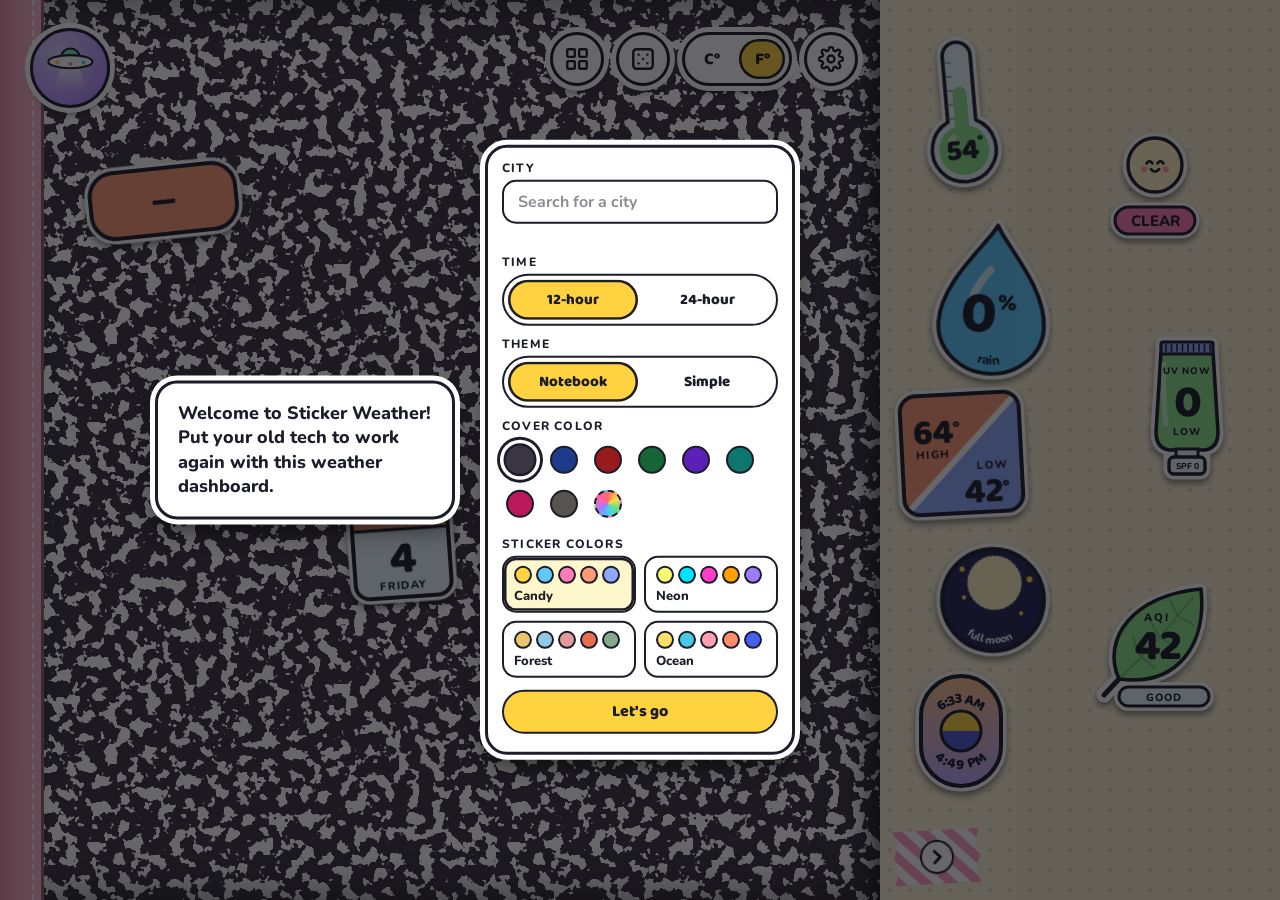
<file: web/index.html>
<!doctype html>
<html lang="en">
  <head>
    <meta charset="utf-8" />
    <meta
      name="viewport"
      content="width=device-width, initial-scale=1, viewport-fit=cover"
    />
    <title>Sticker Weather</title>
    <link
      rel="icon"
      type="image/svg+xml"
      href="favicon-light.svg"
      media="(prefers-color-scheme: light)"
    />
    <link
      rel="icon"
      type="image/svg+xml"
      href="favicon-dark.svg"
      media="(prefers-color-scheme: dark)"
    />
    <link
      href="https://fonts.googleapis.com/css2?family=Baloo+2:wght@600;700;800&family=Nunito:wght@600;800&display=swap"
      rel="stylesheet"
    />
    <style>
      :root {
        --ink: #1b1d2a;
        --cream: #fff6dc;
        --sheet: #fbf1d6;
        --purple: #a77bff;
        --spine: #f4a3b8;
        --bg: #fff;
        --dot: rgba(0, 0, 0, 0.14);
        --line: rgba(0, 0, 0, 0.2);
        --f1: #eee;
        --f2: #ddd;
        --f3: #bbb;
        --lg-dome: #6ee7b7;
        --lg-body: #fff;
        --lg-l1: #ffd23f;
        --lg-l2: #ff7ab8;
        --lg-l3: #5ec8ff;
        --drawer-h: 252px;
        --drawer-w: 400px;
        --drawer-w-closed: 118px;
        --max-w: 1600px;
        --spine-w: 30px;
      }
      * {
        box-sizing: border-box;
      }
      html,
      body {
        margin: 0;
        height: 100%;
        overflow: hidden;
        overscroll-behavior: none;
        background: #0b0b0d;
        font-family: "Nunito", system-ui, sans-serif;
        color: var(--ink);
      }
      button {
        font: inherit;
        color: inherit;
      }
      :focus-visible {
        outline: 3px dashed var(--purple);
        outline-offset: 5px;
      }

      /* ================= layout ================= */
      .app {
        height: 100vh;
        height: 100dvh;
        height: var(--app-h, 100dvh);
        display: grid;
        grid-template-rows: 1fr auto;
        max-width: var(--max-w); /* on very large displays the app stops growing and sits in the middle */
        margin: 0 auto;
      }
      /* very large displays: the notebook sits on a desk, with rounded corners and a shadow */
      @media (min-width: 1700px) {
        :root {
          --drawer-w: 520px; /* room for the bigger stickers */
        }
        .slots {
          gap: 40px 0; /* breathing room between the bigger stickers; also wraps to the second column sooner */
        }
        html,
        body {
          background-color: #2b2431;
        }
        body {
          background-image:
            url("data:image/svg+xml;utf8,<svg xmlns='http://www.w3.org/2000/svg' width='300' height='300'><filter id='g' x='0' y='0' width='100%' height='100%'><feTurbulence type='fractalNoise' baseFrequency='.8' numOctaves='2' stitchTiles='stitch'/><feColorMatrix type='matrix' values='0 0 0 0 1  0 0 0 0 1  0 0 0 0 1  0 0 0 .16 0'/></filter><rect width='300' height='300' filter='url(%23g)'/></svg>"),
            radial-gradient(
              ellipse at center,
              rgba(255, 255, 255, 0.07),
              transparent 70%
            );
        }
        .app {
          height: calc(var(--app-h, 100dvh) - 56px);
          margin: 28px auto;
          border-radius: 28px;
          overflow: hidden;
          box-shadow:
            0 30px 70px rgba(0, 0, 0, 0.55),
            0 0 0 1px rgba(255, 255, 255, 0.07);
        }
      }
      .drawer {
        position: relative;
        height: var(--drawer-h);
        transition: height 0.28s ease;
        z-index: 30;
      }
      .app[data-open="false"] .drawer {
        height: 0;
      }

      /* first paint: the drawer snaps to its saved state with no slide, so stickers are placed on the final canvas size */
      .app.boot .drawer,
      .app.boot .drawer-inner,
      .app.boot .tab,
      .app.boot .tab svg {
        transition: none !important;
      }

      /* ================= canvas: composition notebook cover ================= */
      .canvas {
        position: relative;
        overflow: hidden;
        min-height: 0;
        background-color: #3a3540;
        background-image: url("data:image/svg+xml;utf8,<svg xmlns='http://www.w3.org/2000/svg' width='420' height='420'><filter id='n' x='0' y='0' width='100%' height='100%'><feTurbulence type='fractalNoise' baseFrequency='0.075' numOctaves='3' seed='11' stitchTiles='stitch'/><feColorMatrix type='matrix' values='0 0 0 0 1  0 0 0 0 1  0 0 0 0 1  0 0 0 -34 15.6'/></filter><rect width='420' height='420' filter='url(%23n)'/></svg>");
        background-size: 420px 420px;
        box-shadow: inset 0 0 50px rgba(0, 0, 0, 0.55);
      }
      .spine {
        position: absolute;
        left: 0;
        top: 0;
        bottom: 0;
        width: var(--spine-w);
        z-index: 1;
        background: linear-gradient(90deg, #e98aa4, var(--spine) 40%, #f9b9c9);
        border-right: 3px solid rgba(0, 0, 0, 0.35);
      }
      .spine::after {
        content: "";
        position: absolute;
        top: 0;
        bottom: 0;
        right: 7px;
        border-right: 2.5px dashed rgba(255, 255, 255, 0.7);
      }

      /* ================= top-left logo + top-right controls ================= */
      .logo {
        position: absolute;
        left: 14px;
        top: 14px;
        width: 60px;
        height: 60px;
        z-index: 6;
        border-radius: 50%;
        background: radial-gradient(circle at 35% 30%, #d9ccff, #a77bff);
        border: 3px solid var(--ink);
        box-shadow:
          0 0 0 5px #fff,
          0 6px 6px rgba(0, 0, 0, 0.5);
        display: grid;
        place-items: center;
      }
      .logo {
        z-index: 1050;
      } /* above stickers, so the menu is never covered */
      .logo-btn {
        display: grid;
        place-items: center;
        width: 100%;
        height: 100%;
        padding: 0;
        border: 0;
        border-radius: 50%;
        background: transparent;
        cursor: pointer;
        color: inherit;
        -webkit-tap-highlight-color: transparent;
      }
      .logo svg {
        width: 74%;
        height: auto;
      }
      /* hover (or focus, or a tap on touch screens) reveals the two links */
      .logo-menu {
        position: absolute;
        left: 0;
        top: calc(100% + 14px);
        display: grid;
        gap: 10px;
        opacity: 0;
        visibility: hidden;
        transform: translateY(-6px);
        transition:
          opacity 0.15s,
          transform 0.15s,
          visibility 0s 0.15s;
      }
      .logo-menu::before {
        content: "";
        position: absolute;
        left: 0;
        right: 0;
        top: -18px;
        height: 18px;
      } /* keeps hover alive across the gap */
      .logo:hover .logo-menu,
      .logo:focus-within .logo-menu,
      .logo.open .logo-menu {
        opacity: 1;
        visibility: visible;
        transform: none;
        transition:
          opacity 0.15s,
          transform 0.15s,
          visibility 0s;
      }
      .logo.launch .logo-menu {
        opacity: 0;
        visibility: hidden;
      }
      .logo-menu a {
        display: flex;
        align-items: center;
        min-height: 44px;
        padding: 0 18px;
        white-space: nowrap;
        border: 3px solid var(--ink);
        border-radius: 999px;
        background: #fff;
        color: var(--ink);
        text-decoration: none;
        font:
          800 16px/1 "Baloo 2",
          sans-serif;
        box-shadow:
          0 0 0 5px #fff,
          0 6px 6px rgba(0, 0, 0, 0.5);
        transition: background-color 0.15s;
      }
      .logo-menu a:hover {
        background: #f1ecff;
      }
      html[data-theme="simple"] .logo-menu a {
        background: var(--bg);
        border-width: 2px;
        box-shadow: 0 4px 14px rgba(0, 0, 0, 0.12);
      }
      html[data-theme="simple"] .logo-menu a:hover {
        background: var(--f1);
      }
      @keyframes ufo-bob {
        0%,
        100% {
          transform: translateY(0);
        }
        50% {
          transform: translateY(-5px);
        }
      }
      @keyframes ufo-flash {
        0%,
        100% {
          opacity: 1;
        }
        50% {
          opacity: 0.1;
        }
      }
      @media (prefers-reduced-motion: no-preference) {
        .logo:hover svg {
          animation: ufo-bob 0.9s ease-in-out infinite;
        }
        .logo:hover .lt {
          animation: ufo-flash 0.45s steps(2, jump-none) infinite;
        }
        .logo:hover .lt:nth-of-type(2) {
          animation-delay: 0.15s;
        }
        .logo:hover .lt:nth-of-type(3) {
          animation-delay: 0.3s;
        }
        @keyframes ufo-away {
          0% {
            transform: translate(0, 0) scale(1);
            opacity: 1;
          }
          22% {
            transform: translate(0, 6px) scale(1.05);
            opacity: 1;
          }
          100% {
            transform: translate(34px, -130px) scale(0.15) rotate(18deg);
            opacity: 0;
          }
        }
        .logo.launch svg {
          animation: ufo-away 0.75s cubic-bezier(0.5, 0, 0.9, 0.4) forwards;
        }
        .logo.launch .lt {
          animation: ufo-flash 0.15s steps(2, jump-none) infinite;
        }
      }
      .top-actions {
        position: absolute;
        right: 14px;
        top: 16px;
        z-index: 1100;
        display: flex;
        gap: 12px;
        align-items: center;
      }
      .top-actions,
      .logo {
        transition:
          opacity 0.35s ease,
          transform 0.35s ease,
          visibility 0s;
      }
      .app.idle .top-actions,
      .app.idle .logo {
        opacity: 0;
        transform: translateY(-14px);
        pointer-events: none;
        visibility: hidden;
        transition:
          opacity 0.45s ease,
          transform 0.45s ease,
          visibility 0s 0.45s;
      }
      .units,
      .gear {
        background: #fff;
        border: 3px solid var(--ink);
        box-shadow:
          0 0 0 5px #fff,
          0 6px 6px rgba(0, 0, 0, 0.5);
      }
      .units {
        display: flex;
        gap: 4px;
        padding: 4px;
        border-radius: 999px;
      }
      .units button {
        font:
          800 17px/1 "Baloo 2",
          sans-serif;
        min-width: 46px;
        min-height: 40px;
        border: 0;
        border-radius: 999px;
        padding: 0 12px;
        background: transparent;
        cursor: pointer;
        transition: background-color 0.15s;
      }
      .units button:hover {
        background: #f1ecff;
      }
      .units button[aria-pressed="true"] {
        background: #ffd23f;
        box-shadow: inset 0 0 0 2.5px var(--ink);
      }
      .gear {
        width: 54px;
        height: 54px;
        border-radius: 50%;
        padding: 0;
        cursor: pointer;
        display: grid;
        place-items: center;
        transition: background-color 0.15s;
      }
      .gear:hover {
        background: #f1ecff;
      }
      .gear svg {
        width: 26px;
        height: 26px;
      }
      .gear {
        transition:
          background-color 0.15s,
          transform 0.15s,
          opacity 0.15s;
      }

      /* grid button: locked state swaps the grid icon for a lock; a lock FAB hangs below it on hover (mouse only) */
      .grid-wrap {
        position: relative;
        display: flex;
      }
      #grid {
        -webkit-touch-callout: none;
        user-select: none;
        -webkit-user-select: none;
      }
      #grid .ic-lock {
        display: none;
      }
      #grid[aria-pressed="true"] .ic-grid {
        display: none;
      }
      #grid[aria-pressed="true"] .ic-lock {
        display: block;
      }
      .fab {
        position: absolute;
        top: calc(100% + 10px);
        left: 50%;
        width: 44px;
        height: 44px;
        z-index: 2;
        opacity: 0;
        visibility: hidden;
        pointer-events: none;
        transform: translate(-50%, -6px) scale(0.9);
        transition:
          opacity 0.15s,
          transform 0.15s,
          visibility 0s 0.15s,
          background-color 0.15s;
      }
      .fab svg {
        width: 22px;
        height: 22px;
      }
      .fab::before {
        content: "";
        position: absolute;
        inset: -14px -8px -8px;
      } /* keeps hover alive across the gap and enlarges the hit area */
      #grid[aria-pressed="true"] ~ .fab,
      #grid[aria-disabled="true"] ~ .fab {
        display: none;
      }
      @media (hover: hover) and (pointer: fine) {
        .grid-wrap:hover .fab,
        .grid-wrap:focus-within .fab {
          opacity: 1;
          visibility: visible;
          pointer-events: auto;
          transform: translate(-50%, 0) scale(1);
          transition:
            opacity 0.15s,
            transform 0.15s,
            visibility 0s,
            background-color 0.15s;
        }
      }
      .trash:not(.show) {
        opacity: 0;
        transform: scale(0.6);
        visibility: hidden;
        pointer-events: none;
        transition:
          opacity 0.15s,
          transform 0.15s,
          visibility 0s 0.15s;
      }
      .trash.hot {
        background: #ff4d6a;
        color: #fff;
        transform: scale(1.32);
        box-shadow:
          0 0 0 5px #fff,
          0 0 0 9px #ff4d6a;
      }
      .trash.hot svg {
        animation: bump 0.5s ease infinite;
      }
      .sticker .rz {
        position: absolute;
        right: -24px;
        bottom: -24px;
        width: 30px;
        height: 30px;
        display: grid;
        place-items: center;
        background: #fff;
        color: var(--ink);
        border: 2.5px solid var(--ink);
        border-radius: 50%;
        cursor: nwse-resize;
        touch-action: none;
        pointer-events: auto;
        z-index: 3;
        box-shadow: 0 2px 3px rgba(0, 0, 0, 0.4);
      }
      .sticker .rz::before {
        content: "";
        position: absolute;
        inset: -12px;
      }
      .sticker .rz svg {
        width: 16px;
        height: 16px;
      }
      .sticker.resizing {
        filter: drop-shadow(0 10px 8px rgba(0, 0, 0, 0.45));
      }
      .tool[aria-pressed="true"],
      .tool[aria-pressed="true"]:hover {
        background: #ffd23f;
      }
      .cell-hint {
        position: absolute;
        z-index: 5;
        pointer-events: none;
        border: 3px dashed #fff;
        border-radius: 16px;
        background: rgba(255, 255, 255, 0.14);
        transition:
          left 0.12s,
          top 0.12s,
          width 0.12s,
          height 0.12s;
      }
      .tool {
        touch-action: manipulation;
      }
      .tool[aria-disabled="true"] {
        opacity: 0.5;
        cursor: default;
      }
      .tool[aria-disabled="true"]:hover {
        background: #fff;
      }
      .tool:active:not([aria-disabled="true"]) svg {
        transform: scale(0.88);
      }
      .tool svg {
        transition: transform 0.12s;
      }
      .sticker.doomed::after {
        border-style: solid;
        border-color: #ff4d6a;
        background: rgba(255, 77, 106, 0.3);
      }
      .sticker.doomed svg {
        transform: scale(0.82);
        opacity: 0.75;
        transition:
          transform 0.14s ease,
          opacity 0.14s ease;
      }
      .trash.bump svg {
        animation: bump 0.38s ease;
      }
      @keyframes bump {
        0%,
        100% {
          transform: rotate(0);
        }
        30% {
          transform: rotate(-14deg);
        }
        65% {
          transform: rotate(10deg);
        }
      }
      .sticker.sel::after {
        content: "";
        position: absolute;
        inset: -10px;
        border: 3px dashed #fff;
        border-radius: 18px;
        pointer-events: none;
      }

      /* ================= settings panel ================= */
      .panel {
        position: absolute;
        z-index: 1200;
        right: 14px;
        top: 86px;
        width: min(310px, calc(100% - 28px));
        padding: 14px 14px 6px;
        background: #fff;
        color: var(--ink);
        border: 3px solid var(--ink);
        border-radius: 22px;
        box-shadow:
          0 0 0 5px #fff,
          0 12px 20px rgba(0, 0, 0, 0.45);
      }
      .panel[hidden] {
        display: none;
      }
      .panel {
        max-height: calc(100% - 96px);
        overflow-y: auto;
        overscroll-behavior: contain;
      }
      /* first visit: the same panel opens as a centered modal with a welcome note, then glides to its dropdown spot */
      .intro-backdrop {
        position: fixed;
        inset: 0;
        z-index: 1190;
        background: rgba(11, 11, 13, 0.62);
        transition: opacity 0.4s ease;
      }
      .intro-backdrop[hidden],
      .welcome[hidden],
      .intro-only[hidden],
      .introerr[hidden] {
        display: none;
      }
      .intro-backdrop.out,
      .welcome.out {
        opacity: 0;
      }
      .welcome {
        position: fixed;
        z-index: 1200;
        width: min(300px, calc(100vw - 28px));
        padding: 18px 20px;
        background: #fff;
        color: var(--ink);
        border: 3px solid var(--ink);
        border-radius: 22px;
        box-shadow:
          0 0 0 5px #fff,
          0 12px 20px rgba(0, 0, 0, 0.45);
        font:
          800 18px/1.35 "Nunito",
          sans-serif;
        transition: opacity 0.3s ease;
      }
      .panel:focus {
        outline: none;
      }
      .panel.intro {
        position: fixed;
        z-index: 1200;
        left: 50%;
        top: 50%;
        right: auto;
        transform: translate(-50%, -50%);
        max-height: calc(100dvh - 28px);
      }
      .introdone {
        width: 100%;
        min-height: 44px;
        border: 2.5px solid var(--ink);
        border-radius: 999px;
        background: #ffd23f;
        font:
          800 16px/1 "Baloo 2",
          sans-serif;
        cursor: pointer;
      }
      .introdone:hover {
        filter: brightness(0.96);
      }
      .introerr {
        margin: 0 2px 8px;
        font:
          800 13px/1.3 "Nunito",
          sans-serif;
        color: #c0182f;
      }
      html[data-theme="simple"] .welcome {
        background: var(--bg);
        border-width: 2px;
        box-shadow: 0 10px 28px rgba(0, 0, 0, 0.2);
      }
      html[data-theme="simple"] .introdone {
        background: var(--f3);
      }
      @media (min-width: 700px) {
        .welcome {
          left: 50%;
          top: 50%;
          transform: translate(calc(-100% - 185px), -50%);
        } /* desktop: note sits to the left of the modal */
      }
      @media (max-width: 699px) {
        .welcome {
          left: 50%;
          top: 14px;
          transform: translateX(-50%);
        } /* mobile: note sits on top of the modal */
        .panel.intro {
          top: auto;
          bottom: 14px;
          transform: translateX(-50%);
          max-height: calc(100dvh - 190px);
        }
      }
      .cityfield {
        position: relative;
      }
      #cityInput {
        width: 100%;
        min-height: 44px;
        padding: 0 14px;
        border: 2.5px solid var(--ink);
        border-radius: 14px;
        background: #fff;
        color: var(--ink);
        font:
          700 16px/1 "Nunito",
          sans-serif;
        /* the focus ring is always there but invisible, so it can fade and grow in and out */
        outline: 3px dashed transparent;
        outline-offset: 0;
        transition:
          outline-color 0.25s ease,
          outline-offset 0.25s ease;
      }
      #cityInput:focus-visible {
        outline-color: var(--purple);
        outline-offset: 5px;
      }
      html[data-theme="simple"] #cityInput {
        outline-style: solid;
        outline-width: 2.5px;
      }
      html[data-theme="simple"] #cityInput:focus-visible {
        outline-offset: 4px;
      }
      @media (prefers-reduced-motion: reduce) {
        #cityInput {
          transition: none;
        }
      }
      #cityInput::placeholder {
        color: var(--ink);
        opacity: 0.5;
      }
      #cityList {
        list-style: none;
        margin: 6px 0 0;
        padding: 0;
        max-height: 224px;
        overflow-y: auto;
        border: 2.5px solid var(--ink);
        border-radius: 14px;
        background: #fff;
      }
      #cityList[hidden] {
        display: none;
      }
      #cityList li {
        min-height: 44px;
        padding: 7px 14px;
        display: flex;
        flex-direction: column;
        justify-content: center;
        cursor: pointer;
        font:
          800 15px/1.15 "Nunito",
          sans-serif;
      }
      #cityList li + li {
        border-top: 1.5px solid rgba(0, 0, 0, 0.12);
      }
      #cityList li small {
        font:
          600 12px/1.25 "Nunito",
          sans-serif;
        opacity: 0.7;
      }
      #cityList li:hover,
      #cityList li[aria-selected="true"] {
        background: #f1ecff;
      }
      .citymsg {
        margin: 6px 2px 0;
        min-height: 1.2em;
        font:
          700 12px/1.3 "Nunito",
          sans-serif;
        opacity: 0.78;
      }
      .panel .grp {
        margin: 0 0 12px;
      }
      .panel h3 {
        margin: 0 0 6px;
        font:
          800 12px/1 "Nunito",
          sans-serif;
        letter-spacing: 1.2px;
        text-transform: uppercase;
      }
      .seg {
        display: flex;
        gap: 4px;
        padding: 4px;
        border: 2.5px solid var(--ink);
        border-radius: 999px;
      }
      .seg button {
        flex: 1;
        min-height: 40px;
        border: 0;
        border-radius: 999px;
        background: transparent;
        font:
          800 15px/1 "Baloo 2",
          sans-serif;
        cursor: pointer;
        transition: background-color 0.15s;
      }
      .seg button:hover {
        background: #f1ecff;
      }
      .seg button[aria-pressed="true"] {
        background: #ffd23f;
        box-shadow: inset 0 0 0 2.5px var(--ink);
      }
      .swatches {
        display: flex;
        flex-wrap: wrap;
        gap: 0;
        margin: 0 -4px;
      }
      .sw {
        width: 44px;
        height: 44px;
        border: 0;
        padding: 0;
        background: transparent;
        cursor: pointer;
        display: grid;
        place-items: center;
      }
      .sw i {
        width: 28px;
        height: 28px;
        border-radius: 50%;
        background: var(--c);
        border: 2.5px solid var(--ink);
        transition: transform 0.15s;
      }
      .sw[aria-pressed="true"] i {
        transform: scale(1.18);
        box-shadow:
          0 0 0 3px #fff,
          0 0 0 5.5px var(--ink);
      }
      .custom {
        width: 44px;
        height: 44px;
        display: grid;
        place-items: center;
        cursor: pointer;
        position: relative;
      }
      .custom input {
        position: absolute;
        inset: 0;
        width: 100%;
        height: 100%;
        opacity: 0;
        cursor: pointer;
      }
      .custom i {
        width: 28px;
        height: 28px;
        border-radius: 50%;
        border: 2.5px dashed var(--ink);
        background: conic-gradient(#f66, #fd4, #6d8, #4cf, #a7f, #f6a, #f66);
      }
      .palettes {
        display: grid;
        grid-template-columns: 1fr 1fr;
        gap: 8px;
      }
      .pal {
        min-height: 56px;
        padding: 8px 10px;
        display: grid;
        gap: 6px;
        align-content: center;
        text-align: left;
        border: 2.5px solid var(--ink);
        border-radius: 14px;
        background: #fff;
        color: var(--ink);
        cursor: pointer;
        transition: background-color 0.15s;
      }
      .pal:hover {
        background: #f1ecff;
      }
      .pal[aria-pressed="true"] {
        background: #fff7cc;
        box-shadow: inset 0 0 0 2.5px var(--ink);
      }
      .pal .chips {
        display: flex;
        gap: 4px;
      }
      .pal .chips i {
        width: 18px;
        height: 18px;
        border-radius: 50%;
        background: var(--c);
        border: 2px solid var(--ink);
      }
      .pal .nm {
        font:
          800 13px/1 "Nunito",
          sans-serif;
      }

      /* ================= stickers ================= */
      .sticker {
        touch-action: none;
        user-select: none;
        -webkit-user-select: none;
        cursor: grab;
        filter: drop-shadow(0 4px 3px rgba(0, 0, 0, 0.45));
        transition: filter 0.15s;
      }
      .sticker svg {
        display: block;
        width: 100%;
        height: 100%;
        overflow: visible;
        pointer-events: none;
      }
      .sticker text {
        font-family: "Baloo 2", "Nunito", sans-serif;
        font-weight: 800;
      }
      .sticker .lab {
        font-family: "Nunito", sans-serif;
        font-weight: 800;
      }
      .sticker:hover {
        filter: drop-shadow(0 7px 5px rgba(0, 0, 0, 0.5));
      }
      .sticker.drag {
        cursor: grabbing;
        z-index: 1000;
        filter: drop-shadow(0 16px 10px rgba(0, 0, 0, 0.5));
      }
      .canvas .sticker {
        position: absolute;
        left: 0;
        top: 0;
        z-index: 10;
      }
      #dragLayer .sticker {
        position: fixed;
        z-index: 1000;
      }
      .sticker.pop svg {
        animation: pop 0.34s cubic-bezier(0.3, 1.6, 0.5, 1);
      }
      @keyframes pop {
        0% {
          transform: scale(0.82);
        }
        100% {
          transform: scale(1);
        }
      }

      /* ================= drawer: the sticker sheet ================= */
      .drawer-inner {
        position: absolute;
        inset: 0;
        overflow: hidden;
        display: flex;
        flex-direction: column;
        opacity: 1;
        transition: opacity 0.2s ease;
        background-color: var(--sheet);
        background-image: radial-gradient(
          rgba(27, 29, 42, 0.13) 1.6px,
          transparent 2px
        );
        background-size: 20px 20px;
        box-shadow: 0 -8px 18px rgba(0, 0, 0, 0.35);
      }
      .app[data-open="false"] .drawer-inner {
        opacity: 0;
        pointer-events: none;
      }

      .tab {
        position: absolute;
        right: 12px;
        top: -48px;
        width: 78px;
        height: 48px;
        border: 0;
        padding: 0;
        cursor: pointer;
        z-index: 5;
        display: grid;
        place-items: center;
        color: var(--ink);
        background: repeating-linear-gradient(
          45deg,
          #ff9ec4 0 9px,
          #fff 9px 18px
        );
        transform: rotate(-3deg);
        filter: drop-shadow(0 3px 2px rgba(0, 0, 0, 0.45));
        clip-path: polygon(
          0 0,
          5% 25%,
          0 50%,
          5% 75%,
          0 100%,
          100% 100%,
          95% 75%,
          100% 50%,
          95% 25%,
          100% 0
        );
        transition: transform 0.15s;
      }
      .tab:hover {
        transform: rotate(-1deg) translateY(-2px);
      }
      .tab span {
        display: grid;
        place-items: center;
        width: 34px;
        height: 34px;
        border-radius: 50%;
        background: #fff;
        border: 2.5px solid var(--ink);
      }
      .tab svg {
        width: 20px;
        height: 20px;
        transition: transform 0.28s ease;
      }
      .app[data-open="false"] .tab svg {
        transform: rotate(180deg);
      }

      .slots {
        flex: 1;
        display: flex;
        justify-content: space-evenly;
        align-items: center;
        padding: 18px 16px 0;
        min-height: 0;
      }
      .slot {
        display: grid;
        place-items: center;
        min-width: 0;
      }
      .slot:nth-child(1) {
        transform: translateY(-4px) rotate(-5deg);
      }
      .slot:nth-child(2) {
        transform: translateY(2px) rotate(4deg);
      }
      .slot:nth-child(3) {
        transform: translateY(-10px) rotate(-3deg);
      }
      .slot:nth-child(4) {
        transform: translateY(8px) rotate(5deg);
      }

      .nav {
        display: flex;
        align-items: center;
        justify-content: center;
        gap: 18px;
        padding: 0 0 14px;
      }
      .nav[hidden] {
        display: none;
      }
      .nav .arrow {
        width: 44px;
        height: 44px;
        border-radius: 50%;
        border: 3px solid var(--ink);
        background: #fff;
        color: var(--ink);
        box-shadow: 0 3px 0 var(--ink);
        cursor: pointer;
        display: grid;
        place-items: center;
        padding: 0;
        transition:
          transform 0.12s,
          box-shadow 0.12s,
          background-color 0.15s;
      }
      .nav .arrow:hover:not(:disabled) {
        background: #f1ecff;
      }
      .nav .arrow:active:not(:disabled) {
        transform: translateY(3px);
        box-shadow: 0 0 0 var(--ink);
      }
      .nav .arrow:disabled {
        opacity: 0.35;
        cursor: default;
      }
      .nav .arrow svg {
        width: 20px;
        height: 20px;
      }
      .dots {
        display: flex;
        gap: 8px;
        align-items: center;
      }
      .dot {
        width: 44px;
        height: 44px;
        border: 0;
        padding: 0;
        background: transparent;
        cursor: pointer;
        display: grid;
        place-items: center;
      }
      .dot::before {
        content: "";
        width: 16px;
        height: 16px;
        border-radius: 50%;
        background: var(--c, #ff8fb8);
        border: 2.5px solid var(--ink);
        transition: transform 0.15s;
      }
      .dot[aria-current="true"]::before {
        transform: scale(1.45);
        box-shadow:
          0 0 0 3px #fff,
          0 0 0 5.5px var(--ink);
      }
      .dot:nth-child(2n)::before {
        --c: #ffd23f;
      }
      .dot:nth-child(3n)::before {
        --c: #5ec8ff;
      }

      /* ================= theme: simple (soft dots, light/dark, monochrome) ================= */
      html[data-theme="simple"] {
        --purple: var(--ink);
      }
      html[data-theme="simple"] body {
        background: var(--bg);
      }
      html[data-theme="simple"] :focus-visible {
        outline: 2.5px solid var(--ink);
        outline-offset: 4px;
      }
      html[data-theme="simple"] .canvas {
        background-color: var(--bg);
        background-image: radial-gradient(var(--dot) 1.6px, transparent 2px);
        background-size: 22px 22px;
        box-shadow: none;
      }
      html[data-theme="simple"] .spine,
      html[data-theme="simple"] html[data-theme="simple"] .logo {
        background: var(--f1);
        border: 2px solid var(--ink);
        box-shadow: none;
      }
      html[data-theme="simple"] .units,
      html[data-theme="simple"] .gear,
      html[data-theme="simple"] .panel {
        background: var(--bg);
        border: 2px solid var(--ink);
        box-shadow: 0 4px 14px rgba(0, 0, 0, 0.12);
      }
      html[data-theme="simple"] .panel {
        box-shadow: 0 10px 28px rgba(0, 0, 0, 0.2);
      }
      html[data-theme="simple"] .units button:hover,
      html[data-theme="simple"] .gear:hover,
      html[data-theme="simple"] .seg button:hover {
        background: var(--f1);
      }
      html[data-theme="simple"] .units button[aria-pressed="true"],
      html[data-theme="simple"] .seg button[aria-pressed="true"] {
        background: var(--f3);
        box-shadow: none;
      }
      html[data-theme="simple"] .seg {
        border-width: 2px;
      }
      html[data-theme="simple"] #cityInput,
      html[data-theme="simple"] #cityList {
        border-width: 2px;
        border-radius: 14px;
        background: var(--bg);
      }
      html[data-theme="simple"] #cityList li:hover,
      html[data-theme="simple"] #cityList li[aria-selected="true"] {
        background: var(--f1);
      }
      html[data-theme="simple"] #cityList li + li {
        border-top-color: var(--line);
      }
      html[data-theme="simple"] .trash.hot {
        background: var(--ink);
        color: var(--bg);
        box-shadow:
          0 0 0 5px var(--bg),
          0 0 0 8px var(--ink);
      }
      html[data-theme="simple"] .sticker.doomed::after {
        border-color: var(--ink);
        background: var(--dot);
      }
      html[data-theme="simple"] .sticker .rz {
        border-radius: 0;
        background: var(--bg);
        border-width: 2px;
      }
      html[data-theme="simple"] .tool[aria-pressed="true"],
      html[data-theme="simple"] .tool[aria-pressed="true"]:hover {
        background: var(--f3);
      }
      html[data-theme="simple"] .cell-hint {
        border-color: var(--ink);
        background: var(--dot);
        border-radius: 0;
      }
      html[data-theme="simple"] .sticker.sel::after {
        border-color: var(--ink);
      }
      html[data-theme="simple"] .sw[aria-pressed="true"] i {
        box-shadow:
          0 0 0 3px var(--bg),
          0 0 0 5px var(--ink);
      }
      html[data-theme="simple"] .sticker {
        filter: drop-shadow(0 2px 4px rgba(0, 0, 0, 0.16));
      }
      html[data-theme="simple"] .sticker:hover {
        filter: drop-shadow(0 4px 8px rgba(0, 0, 0, 0.22));
      }
      html[data-theme="simple"] .sticker.drag {
        filter: drop-shadow(0 14px 14px rgba(0, 0, 0, 0.28));
      }
      html[data-theme="simple"] .slot {
        transform: none !important;
      }
      html[data-theme="simple"] .drawer-inner {
        background-color: var(--sheet);
        background-image: radial-gradient(var(--dot) 1.6px, transparent 2px);
        background-size: 22px 22px;
        border-top: 2px solid var(--ink);
        box-shadow: 0 -6px 18px rgba(0, 0, 0, 0.1);
      }
      html[data-theme="simple"] .tab {
        background: var(--f2);
        border: 0;
        clip-path: none;
        transform: none;
        filter: none;
        border-radius: 14px 14px 0 0;
        box-shadow: inset 0 0 0 2px var(--ink);
      }
      html[data-theme="simple"] .tab:hover {
        transform: none;
        background: var(--f3);
      }
      html[data-theme="simple"] .tab span {
        background: transparent;
        border: 0;
      }
      html[data-theme="simple"] .nav .arrow {
        background: var(--bg);
        border-width: 2px;
        box-shadow: none;
      }
      html[data-theme="simple"] .nav .arrow:hover:not(:disabled) {
        background: var(--f1);
      }
      html[data-theme="simple"] .nav .arrow:active:not(:disabled) {
        transform: scale(0.94);
      }
      html[data-theme="simple"] .dot::before {
        background: var(--f3);
        border-width: 2px;
      }
      html[data-theme="simple"] .dot[aria-current="true"]::before {
        background: var(--ink);
        box-shadow:
          0 0 0 3px var(--sheet),
          0 0 0 5px var(--ink);
      }
      html[data-theme="simple"] {
        --lg-dome: var(--f3);
        --lg-body: var(--f1);
        --lg-l1: var(--ink);
        --lg-l2: var(--ink);
        --lg-l3: var(--ink);
      }

      /* ================= mobile: compact top row ================= */
      @media (max-width: 699px) {
        .logo {
          left: 10px;
          top: 12px;
          width: 52px;
          height: 52px;
        }
        .top-actions {
          right: 10px;
          top: 14px;
          gap: 6px;
        }
        .gear {
          width: 44px;
          height: 44px;
        }
        .gear svg {
          width: 22px;
          height: 22px;
        }
        .units button {
          min-width: 38px;
          min-height: 36px;
          padding: 0 8px;
          font-size: 16px;
        }
        .panel {
          top: 74px;
          right: 10px;
          max-height: calc(100% - 84px);
        }
      }

      /* ================= tablet ================= */
      @media (min-width: 700px) {
        :root {
          --spine-w: 38px;
        }
        .logo {
          left: 30px;
          top: 28px;
          width: 80px;
          height: 80px;
        }
        .top-actions {
          right: 22px;
          top: 32px;
        }
        .panel {
          right: 22px;
          top: 102px;
        }
      }

      /* ================= desktop: drawer becomes a right sidebar ================= */
      @media (min-width: 1100px) {
        :root {
          --spine-w: 44px;
        }
        .app {
          grid-template-rows: none;
          grid-template-columns: 1fr auto;
        }
        .drawer {
          height: 100%;
          width: var(--drawer-w);
          transition: width 0.28s ease;
        }
        .app[data-open="false"] .drawer {
          height: 100%;
          width: 0;
        } /* closed: no empty strip, the canvas fills the screen */
        .app[data-open="false"] .tab {
          left: -100px;
        } /* the tab stays visible, tucked against the right edge */
        html[data-theme="simple"] .app[data-open="false"] .tab {
          left: -86px;
        }
        .drawer-inner {
          flex-direction: row-reverse;
          border-top: 0;
          box-shadow: -8px 0 18px rgba(0, 0, 0, 0.35);
        }
        html[data-theme="simple"] .drawer-inner {
          border-left: 2px solid var(--ink);
          box-shadow: -6px 0 18px rgba(0, 0, 0, 0.1);
        }
        .tab {
          right: auto;
          left: 14px;
          top: auto;
          bottom: 16px;
          width: 86px;
          height: 54px;
          transition:
            transform 0.15s,
            left 0.28s ease;
        }
        html[data-theme="simple"] .tab {
          left: 0;
          bottom: 16px;
          border-radius: 0 14px 14px 0;
        }
        .tab svg {
          transform: rotate(-90deg);
        }
        .app[data-open="false"] .tab svg {
          transform: rotate(90deg);
        }
        .slots {
          flex-direction: column;
          flex-wrap: wrap;
          align-content: space-evenly;
          justify-content: space-evenly;
          gap: 8px 0;
          padding: 24px 12px 96px 0;
        }
        .slot {
          width: 50%;
          flex: none; /* never squeeze a sticker; extra ones wrap into the next column or page */
        }
        .slot[data-alt="0"] {
          translate: -16px 0;
        } /* zigzag: every other sticker in a column steps aside */
        .slot[data-alt="1"] {
          translate: 16px 0;
        }
        .slot:nth-child(1) {
          transform: translateY(-4px) rotate(-5deg);
        }
        .slot:nth-child(2) {
          transform: translateY(6px) rotate(4deg);
        }
        .slot:nth-child(3) {
          transform: translateY(-2px) rotate(-3deg);
        }
        .slot:nth-child(4) {
          transform: translateY(4px) rotate(5deg);
        }
        .nav {
          flex-direction: column;
          padding: 0 0 0 20px;
          gap: 12px;
          justify-content: center;
        }
        .nav .arrow svg {
          transform: rotate(90deg);
        }
        .dots {
          flex-direction: column;
          gap: 4px;
        }
      }

      @media (prefers-reduced-motion: reduce) {
        .drawer,
        .drawer-inner,
        .tab svg,
        .sticker,
        .tab,
        .units button,
        .seg button,
        .sw i,
        .fab {
          transition: none;
        }
        .sticker.pop svg,
        .trash.bump svg,
        .trash.hot svg {
          animation: none;
        }
      }
    </style>
  </head>
  <body>
    <div class="app" id="app" data-open="true">
      <main class="canvas" id="canvas">
        <div class="spine" aria-hidden="true"></div>
        <div class="logo" id="logo">
          <button
            type="button"
            class="logo-btn"
            id="logoBtn"
            aria-haspopup="true"
            aria-expanded="false"
            aria-controls="logoMenu"
            aria-label="Menu"
          >
            <svg viewBox="-46 -30 92 86" aria-hidden="true">
              <defs>
                <linearGradient id="bm" x1="0" y1="0" x2="0" y2="1">
                  <stop offset="0" stop-color="#fff" stop-opacity=".7" />
                  <stop offset="1" stop-color="#fff" stop-opacity="0" />
                </linearGradient>
              </defs>
              <polygon
                points="-14,10 14,10 28,52 -28,52"
                fill="url(#bm)"
                style="opacity: var(--beam-o, 1)"
              />
              <path
                d="M -16 -3 A 16 16 0 0 1 16 -3 Z"
                style="fill: var(--lg-dome); stroke: var(--ink)"
                stroke-width="3.5"
                stroke-linejoin="round"
              />
              <ellipse
                cx="0"
                cy="3"
                rx="37"
                ry="11"
                style="fill: var(--lg-body); stroke: var(--ink)"
                stroke-width="3.5"
              />
              <circle
                class="lt"
                cx="-22"
                cy="4"
                r="3.4"
                style="fill: var(--lg-l1)"
              />
              <circle
                class="lt"
                cx="0"
                cy="7"
                r="3.4"
                style="fill: var(--lg-l2)"
              />
              <circle
                class="lt"
                cx="22"
                cy="4"
                r="3.4"
                style="fill: var(--lg-l3)"
              />
            </svg>
          </button>
          <nav class="logo-menu" id="logoMenu" aria-label="Links">
            <a href="https://kachel.work">About me</a>
            <a href="case-study.html">Read Case Study</a>
          </nav>
        </div>
        <div class="top-actions">
          <button
            class="gear trash"
            id="trash"
            type="button"
            aria-label="Remove selected sticker"
          >
            <svg
              viewBox="0 0 24 24"
              fill="none"
              stroke="currentColor"
              stroke-width="2.2"
              stroke-linecap="round"
              stroke-linejoin="round"
              aria-hidden="true"
            >
              <path d="M3 6h18" />
              <path d="M19 6l-1 14a2 2 0 0 1-2 2H8a2 2 0 0 1-2-2L5 6" />
              <path d="M8 6V4a2 2 0 0 1 2-2h4a2 2 0 0 1 2 2v2" />
              <path d="M10 11v6" />
              <path d="M14 11v6" />
            </svg>
          </button>
          <div class="grid-wrap">
            <button
              class="gear tool"
              id="grid"
              type="button"
              aria-label="Arrange stickers in a grid. Click again to shuffle the grid. Press and hold on touch screens to lock it"
            >
              <svg
                class="ic-grid"
                viewBox="0 0 24 24"
                fill="none"
                stroke="currentColor"
                stroke-width="2.2"
                stroke-linecap="round"
                stroke-linejoin="round"
                aria-hidden="true"
              >
                <rect x="3" y="3" width="7" height="7" rx="1" />
                <rect x="14" y="3" width="7" height="7" rx="1" />
                <rect x="14" y="14" width="7" height="7" rx="1" />
                <rect x="3" y="14" width="7" height="7" rx="1" />
              </svg>
              <svg
                class="ic-lock"
                viewBox="0 0 24 24"
                fill="none"
                stroke="currentColor"
                stroke-width="2.2"
                stroke-linecap="round"
                stroke-linejoin="round"
                aria-hidden="true"
              >
                <rect x="5" y="11" width="14" height="10" rx="2" />
                <path d="M8 11V7a4 4 0 0 1 8 0v4" />
              </svg>
            </button>
            <button
              class="gear fab"
              id="gridFab"
              type="button"
              aria-label="Lock the grid"
            >
              <svg
                viewBox="0 0 24 24"
                fill="none"
                stroke="currentColor"
                stroke-width="2.2"
                stroke-linecap="round"
                stroke-linejoin="round"
                aria-hidden="true"
              >
                <rect x="5" y="11" width="14" height="10" rx="2" />
                <path d="M8 11V7a4 4 0 0 1 8 0v4" />
              </svg>
            </button>
          </div>
          <button
            class="gear tool"
            id="shuffle"
            type="button"
            aria-label="Scatter stickers randomly. Double-tap to also randomize their sizes"
          >
            <svg
              viewBox="0 0 24 24"
              fill="none"
              stroke="currentColor"
              stroke-width="2.2"
              stroke-linecap="round"
              stroke-linejoin="round"
              aria-hidden="true"
            >
              <rect x="3" y="3" width="18" height="18" rx="3" />
              <path d="M8 8h.01" />
              <path d="M16 8h.01" />
              <path d="M12 12h.01" />
              <path d="M8 16h.01" />
              <path d="M16 16h.01" />
            </svg>
          </button>
          <div class="units" role="group" aria-label="Temperature unit">
            <button type="button" data-unit="C" aria-pressed="false">C°</button>
            <button type="button" data-unit="F" aria-pressed="true">F°</button>
          </div>
          <button
            class="gear"
            id="gear"
            type="button"
            aria-label="Theme settings"
            aria-expanded="false"
            aria-controls="panel"
          >
            <svg
              viewBox="0 0 24 24"
              fill="none"
              stroke="currentColor"
              stroke-width="2.2"
              stroke-linecap="round"
              stroke-linejoin="round"
              aria-hidden="true"
            >
              <circle cx="12" cy="12" r="3.2" />
              <path
                d="M19.4 15a1.7 1.7 0 0 0 .3 1.9l.1.1a2 2 0 1 1-2.8 2.8l-.1-.1a1.7 1.7 0 0 0-1.9-.3 1.7 1.7 0 0 0-1 1.5V21a2 2 0 1 1-4 0v-.1a1.7 1.7 0 0 0-1.1-1.5 1.7 1.7 0 0 0-1.9.3l-.1.1a2 2 0 1 1-2.8-2.8l.1-.1a1.7 1.7 0 0 0 .3-1.9 1.7 1.7 0 0 0-1.5-1H3a2 2 0 1 1 0-4h.1a1.7 1.7 0 0 0 1.5-1.1 1.7 1.7 0 0 0-.3-1.9l-.1-.1a2 2 0 1 1 2.8-2.8l.1.1a1.7 1.7 0 0 0 1.9.3H9a1.7 1.7 0 0 0 1-1.5V3a2 2 0 1 1 4 0v.1a1.7 1.7 0 0 0 1 1.5 1.7 1.7 0 0 0 1.9-.3l.1-.1a2 2 0 1 1 2.8 2.8l-.1.1a1.7 1.7 0 0 0-.3 1.9V9a1.7 1.7 0 0 0 1.5 1H21a2 2 0 1 1 0 4h-.1a1.7 1.7 0 0 0-1.5 1z"
              />
            </svg>
          </button>
        </div>

        <section
          class="panel"
          id="panel"
          role="dialog"
          aria-label="Settings"
          hidden
        >
          <div class="grp">
            <h3 id="h-city">City</h3>
            <div class="cityfield">
              <input
                id="cityInput"
                type="search"
                role="combobox"
                aria-labelledby="h-city"
                aria-autocomplete="list"
                aria-expanded="false"
                aria-controls="cityList"
                autocomplete="off"
                autocapitalize="words"
                spellcheck="false"
                placeholder="Search for a city"
              />
              <ul
                id="cityList"
                role="listbox"
                aria-labelledby="h-city"
                hidden
              ></ul>
            </div>
            <p class="citymsg" id="cityMsg" aria-live="polite"></p>
          </div>
          <div class="grp">
            <h3 id="h-clock">Time</h3>
            <div class="seg" role="group" aria-labelledby="h-clock">
              <button type="button" data-clock-btn="12" aria-pressed="true">
                12-hour
              </button>
              <button type="button" data-clock-btn="24" aria-pressed="false">
                24-hour
              </button>
            </div>
          </div>
          <div class="grp">
            <h3 id="h-theme">Theme</h3>
            <div class="seg" role="group" aria-labelledby="h-theme">
              <button
                type="button"
                data-theme-btn="notebook"
                aria-pressed="true"
              >
                Notebook
              </button>
              <button
                type="button"
                data-theme-btn="simple"
                aria-pressed="false"
              >
                Simple
              </button>
            </div>
          </div>
          <div class="grp notebook-only">
            <h3 id="h-cover">Cover color</h3>
            <div
              class="swatches"
              id="coverSwatches"
              role="group"
              aria-labelledby="h-cover"
            ></div>
          </div>
          <div class="grp notebook-only">
            <h3 id="h-palette">Sticker colors</h3>
            <div
              class="palettes"
              id="palettes"
              role="group"
              aria-labelledby="h-palette"
            ></div>
          </div>
          <div class="grp simple-only">
            <h3 id="h-mode">Mode</h3>
            <div class="seg" role="group" aria-labelledby="h-mode">
              <button type="button" data-mode-btn="light" aria-pressed="true">
                Light
              </button>
              <button type="button" data-mode-btn="dark" aria-pressed="false">
                Dark
              </button>
            </div>
          </div>
          <div class="grp simple-only">
            <h3 id="h-color">Color</h3>
            <div
              class="swatches"
              id="swatches"
              role="group"
              aria-labelledby="h-color"
            ></div>
          </div>
          <div class="grp intro-only" hidden>
            <p class="introerr" id="introErr" role="alert" hidden>
              Choose a city to continue.
            </p>
            <button type="button" class="introdone" id="introDone">
              Let's go
            </button>
          </div>
        </section>
        <div class="intro-backdrop" id="introBackdrop" hidden></div>
        <div class="welcome" id="welcome" hidden>
          Welcome to Sticker Weather! Put your old tech to work again with this
          weather dashboard.
        </div>
      </main>

      <aside class="drawer" id="drawer" aria-label="Sticker sheet">
        <button
          class="tab"
          id="tab"
          type="button"
          aria-label="Toggle sticker drawer"
          aria-expanded="true"
        >
          <span
            ><svg
              viewBox="0 0 24 24"
              fill="none"
              stroke="currentColor"
              stroke-width="3.5"
              stroke-linecap="round"
              stroke-linejoin="round"
            >
              <path d="M5 9l7 7 7-7" /></svg
          ></span>
        </button>
        <div class="drawer-inner">
          <div class="slots" id="slots"></div>
          <div class="nav" id="nav">
            <button
              type="button"
              class="arrow"
              id="prev"
              aria-label="Previous drawer"
            >
              <svg
                viewBox="0 0 24 24"
                fill="none"
                stroke="currentColor"
                stroke-width="4"
                stroke-linecap="round"
                stroke-linejoin="round"
              >
                <path d="M15 5l-7 7 7 7" />
              </svg>
            </button>
            <div class="dots" id="dots"></div>
            <button
              type="button"
              class="arrow"
              id="next"
              aria-label="Next drawer"
            >
              <svg
                viewBox="0 0 24 24"
                fill="none"
                stroke="currentColor"
                stroke-width="4"
                stroke-linecap="round"
                stroke-linejoin="round"
              >
                <path d="M9 5l7 7-7 7" />
              </svg>
            </button>
          </div>
        </div>
      </aside>
    </div>
    <div id="dragLayer"></div>

    <script>
      /* ============ data (Chicago) ============ */
      const CHI = {
        name: "Chicago",
        lat: 41.8781,
        lon: -87.6298,
        tz: "America/Chicago",
      };
      // fallback sample, replaced by live Open-Meteo data when the fetch succeeds
      const data = {
        tempF: 54,
        feelsF: 51,
        highF: 64,
        lowF: 42,
        code: 0,
        isDay: 0,
        precip: 0,
        sr: "06:33",
        ss: "16:49",
        get sunrise() {
          return clockHM(this.sr);
        },
        get sunset() {
          return clockHM(this.ss);
        },
        moonPhase: 0.5,
        uvNow: 3,
        uvPeak: 5,
        aqi: 42,
      };

      const clockHM = (hm) => {
        const [h, m] = hm.split(":").map(Number),
          mm = String(m).padStart(2, "0");
        return state.clock === "24"
          ? `${String(h).padStart(2, "0")}:${mm}`
          : `${((h + 11) % 12) + 1}:${mm} ${h < 12 ? "AM" : "PM"}`;
      };
      const phaseName = (p) =>
        p < 0.03 || p > 0.97
          ? "new moon"
          : p < 0.22
            ? "waxing crescent"
            : p < 0.28
              ? "first quarter"
              : p < 0.47
                ? "waxing gibbous"
                : p < 0.53
                  ? "full moon"
                  : p < 0.72
                    ? "waning gibbous"
                    : p < 0.78
                      ? "last quarter"
                      : "waning crescent";
      const precipLabel = (c) =>
        c >= 95
          ? "thunderstorm"
          : (c >= 71 && c <= 77) || c === 85 || c === 86
            ? "snow"
            : [56, 57, 66, 67].includes(c)
              ? "freezing rain"
              : c >= 51 && c <= 55
                ? "drizzle"
                : "rain";

      async function loadData() {
        if (!state.city) return; // no city chosen yet: nothing to look up
        try {
          const u = `https://api.open-meteo.com/v1/forecast?latitude=${CHI.lat}&longitude=${CHI.lon}&current=temperature_2m,apparent_temperature,weather_code,is_day&hourly=precipitation_probability,uv_index&daily=temperature_2m_max,temperature_2m_min,sunrise,sunset,uv_index_max&temperature_unit=fahrenheit&timezone=${CHI.tz}&forecast_days=1`;
          const j = await (await fetch(u)).json();
          const hour = j.current.time.slice(0, 13) + ":00",
            i = j.hourly.time.indexOf(hour);
          Object.assign(data, {
            tempF: j.current.temperature_2m,
            feelsF: j.current.apparent_temperature,
            code: j.current.weather_code,
            isDay: j.current.is_day,
            highF: j.daily.temperature_2m_max[0],
            lowF: j.daily.temperature_2m_min[0],
            precip: j.hourly.precipitation_probability[i] ?? 0,
            sr: j.daily.sunrise[0].slice(11, 16),
            ss: j.daily.sunset[0].slice(11, 16),
            uvNow: j.hourly.uv_index[i] ?? 0,
            uvPeak: j.daily.uv_index_max[0] ?? 0,
          });
        } catch (e) {
          /* keep fallback */
        }
        try {
          const a = await (
            await fetch(
              `https://air-quality-api.open-meteo.com/v1/air-quality?latitude=${CHI.lat}&longitude=${CHI.lon}&current=us_aqi&timezone=${CHI.tz}`,
            )
          ).json();
          if (a.current && a.current.us_aqi != null)
            data.aqi = a.current.us_aqi;
        } catch (e) {
          /* keep fallback */
        }
        try {
          const SC =
            await import("https://cdn.jsdelivr.net/npm/suncalc@2.1.1/+esm");
          data.moonPhase = (
            SC.getMoonIllumination || SC.default.getMoonIllumination
          )(new Date()).phase;
        } catch (e) {
          data.moonPhase =
            ((((Date.now() / 86400000 + 2440587.5 - 2451550.1) / 29.530588853) %
              1) +
              1) %
            1; // synodic fallback
        }
      }

      /* ============ palettes (swapped when the theme changes) ============ */
      let INK,
        YEL,
        BLU,
        PNK,
        CRM,
        HI1,
        HI2,
        NAVY,
        DASH,
        SG1,
        SG2,
        SUNB,
        CLOUDF,
        BLUSH,
        SHINE,
        ONDEEP,
        EDGE,
        EDGEW;
      const NOTEBOOK = {
        INK: "#1b1d2a",
        YEL: "#ffd23f",
        BLU: "#5ec8ff",
        PNK: "#ff7ab8",
        CRM: "#fff2c2",
        HI1: "#ff9a76",
        HI2: "#8fa8ff",
        NAVY: "#232656",
        DASH: "#6b6fb5",
        SG1: "#ffc08a",
        SG2: "#b8a6ff",
        SUNB: "#4b5bd6",
        CLOUDF: "#eaf7ff",
        BLUSH: "#ff8fa3",
        SHINE: "#ffffff",
        ONDEEP: "#ffffff",
        EDGE: "#ffffff",
        EDGEW: 11,
      };
      const setPalette = (p) =>
        ({
          INK,
          YEL,
          BLU,
          PNK,
          CRM,
          HI1,
          HI2,
          NAVY,
          DASH,
          SG1,
          SG2,
          SUNB,
          CLOUDF,
          BLUSH,
          SHINE,
          ONDEEP,
          EDGE,
          EDGEW,
        } = p);
      setPalette(NOTEBOOK);
      /* sticker palettes (Notebook theme). Each one overrides colors of the base "candy" set; the UV and AQI scale colors stay standard. */
      const PALETTES = [
        ["candy", "Candy", {}],
        [
          "neon",
          "Neon",
          {
            INK: "#14123a",
            YEL: "#f9f871",
            BLU: "#00e5ff",
            PNK: "#ff3dcb",
            CRM: "#fdfcb5",
            HI1: "#ff9e00",
            HI2: "#9d7bff",
            NAVY: "#1d1a5c",
            DASH: "#6a63d8",
            SG1: "#ff9e6b",
            SG2: "#b388ff",
            SUNB: "#3b30c9",
            CLOUDF: "#e0fbff",
            BLUSH: "#ff7be0",
          },
        ],
        [
          "forest",
          "Forest",
          {
            INK: "#1f2a22",
            YEL: "#e9c46a",
            BLU: "#8ecae6",
            PNK: "#e5989b",
            CRM: "#f6efc8",
            HI1: "#e76f51",
            HI2: "#84a98c",
            NAVY: "#1b4332",
            DASH: "#52796f",
            SG1: "#f2cc8f",
            SG2: "#a3b18a",
            SUNB: "#2d6a4f",
            CLOUDF: "#f1f7ee",
            BLUSH: "#e5989b",
          },
        ],
        [
          "ocean",
          "Ocean",
          {
            INK: "#0b1f3a",
            YEL: "#ffe066",
            BLU: "#48cae4",
            PNK: "#ff9fb2",
            CRM: "#fff3c4",
            HI1: "#ff8c69",
            HI2: "#4361ee",
            NAVY: "#03045e",
            DASH: "#5a74d6",
            SG1: "#9bdcf0",
            SG2: "#8ea2f5",
            SUNB: "#0077b6",
            CLOUDF: "#eaf8ff",
            BLUSH: "#ff9fb2",
          },
        ],
      ];
      const stickerPalette = (id) => ({
        ...NOTEBOOK,
        ...((PALETTES.find((p) => p[0] === id) || [])[2] || {}),
      });

      /* monochrome palette from one picked color */
      function hexToHsl(hex) {
        const n = parseInt(hex.slice(1), 16),
          r = ((n >> 16) & 255) / 255,
          g = ((n >> 8) & 255) / 255,
          b = (n & 255) / 255;
        const mx = Math.max(r, g, b),
          mn = Math.min(r, g, b),
          l = (mx + mn) / 2,
          d = mx - mn;
        let h = 0,
          s = 0;
        if (d) {
          s = d / (1 - Math.abs(2 * l - 1));
          h =
            mx === r
              ? ((g - b) / d) % 6
              : mx === g
                ? (b - r) / d + 2
                : (r - g) / d + 4;
          h = (h * 60 + 360) % 360;
        }
        return { h, s: s * 100 };
      }
      const hsl = (h, s, l) => `hsl(${Math.round(h)} ${Math.round(s)}% ${l}%)`;
      function monoPalette(hex, mode) {
        const { h, s } = hexToHsl(hex),
          light = mode === "light",
          sat = Math.min(s, 85);
        const t = {
          ink: hsl(h, sat * 0.35, light ? 11 : 94),
          bg: hsl(h, sat * 0.22, light ? 96 : 10),
          sheet: hsl(h, sat * 0.26, light ? 92 : 14),
          f1: hsl(h, sat * 0.55, light ? 91 : 24),
          f2: hsl(h, sat * 0.7, light ? 80 : 33),
          f3: hsl(h, sat * 0.85, light ? 66 : 45),
          deep: hsl(h, sat * 0.6, light ? 22 : 8),
          onDeep: hsl(h, sat * 0.3, 95),
          shine: hsl(h, sat * 0.4, light ? 98 : 62),
          dot: light ? "rgba(0,0,0,.14)" : "rgba(255,255,255,.13)",
          line: light ? "rgba(0,0,0,.2)" : "rgba(255,255,255,.22)",
        };
        t.pal = {
          INK: t.ink,
          YEL: t.f2,
          BLU: t.f3,
          PNK: t.f2,
          CRM: t.onDeep,
          HI1: t.f1,
          HI2: t.f3,
          NAVY: t.deep,
          DASH: t.f3,
          SG1: t.f1,
          SG2: t.f3,
          SUNB: t.deep,
          CLOUDF: t.f1,
          BLUSH: t.f3,
          SHINE: t.shine,
          ONDEEP: t.onDeep,
          EDGE: "#ffffff",
          EDGEW: 0,
        };
        return t;
      }

      /* ============ sticker artwork ============ */
      let unit = "F";
      const deg = (f) => Math.round(unit === "F" ? f : ((f - 32) * 5) / 9);
      const ol = (tag, attrs, w) =>
        (w ?? EDGEW)
          ? `<${tag} ${attrs} fill="${EDGE}" stroke="${EDGE}" stroke-width="${w ?? EDGEW}" stroke-linejoin="round"/>`
          : ""; // baked die-cut border (notebook only)
      const edge = (d) => ol("path", `d="${d}"`);

      function moonPath(phase) {
        const R = 50,
          p = ((phase % 1) + 1) % 1,
          c = Math.cos(2 * Math.PI * p),
          rx = (Math.abs(c) * R).toFixed(2),
          waxing = p < 0.5;
        const o = waxing ? 1 : 0,
          t = waxing ? (c > 0 ? 0 : 1) : c > 0 ? 1 : 0;
        return p < 0.01 || p > 0.99
          ? ""
          : `M 50 0 A 50 50 0 0 ${o} 50 100 A ${rx} 50 0 0 ${t} 50 0 Z`;
      }
      function burst(cx, cy, r, bumps = 12, depth = 5) {
        const pts = [];
        for (let i = 0; i < 180; i++) {
          const a = (i / 180) * 2 * Math.PI,
            rr = r + depth * Math.cos(bumps * a);
          pts.push(
            `${(cx + rr * Math.cos(a)).toFixed(1)},${(cy + rr * Math.sin(a)).toFixed(1)}`,
          );
        }
        return `M${pts.join("L")}Z`;
      }
      const face = (cx, cy, s = 1, ink = INK) =>
        `<g transform="translate(${cx} ${cy}) scale(${s})"><circle cx="-13" cy="5" r="3.6" fill="${BLUSH}" opacity=".85"/><circle cx="13" cy="5" r="3.6" fill="${BLUSH}" opacity=".85"/><g fill="none" stroke="${ink}" stroke-width="3.2" stroke-linecap="round"><path d="M-10 -2 q3.5 -4.5 7 0"/><path d="M3 -2 q3.5 -4.5 7 0"/><path d="M-5 5 q5 6 10 0"/></g></g>`;
      const CLOUD =
        "M22 68 C6 68 6 44 24 44 C24 26 52 20 60 38 C78 34 86 54 72 64 C70 68 64 68 62 68 Z";
      const DROP =
        "M50 3 C56 18 98 56 98 94 A48 44 0 0 1 2 94 C2 56 44 18 50 3 Z";
      const skyKind = () =>
        data.code <= 1 ? "sunny" : data.code === 2 ? "partly" : "cloudy";

      function timeParts() {
        const h24 = state.clock === "24";
        const p = new Intl.DateTimeFormat("en-US", {
          hour: h24 ? "2-digit" : "numeric",
          minute: "2-digit",
          hourCycle: h24 ? "h23" : "h12",
          timeZone: CHI.tz,
        }).formatToParts(new Date());
        const g = (t) => (p.find((x) => x.type === t) || {}).value || "";
        return {
          hm: `${g("hour")}:${g("minute")}`,
          ap: h24 ? "" : g("dayPeriod").toUpperCase(),
        };
      }
      function dateParts() {
        const p = new Intl.DateTimeFormat("en-US", {
          weekday: "long",
          month: "short",
          day: "numeric",
          timeZone: CHI.tz,
        }).formatToParts(new Date());
        const g = (t) => (p.find((x) => x.type === t) || {}).value || "";
        return {
          wd: g("weekday").toUpperCase(),
          mo: g("month").toUpperCase(),
          d: g("day"),
        };
      }
      const tickMarks = () =>
        Array.from({ length: 12 }, (_, i) => {
          const a = (i * Math.PI) / 6,
            big = i % 3 === 0,
            r1 = big ? 36 : 38.5,
            r2 = 42;
          return `<line x1="${(50 + r1 * Math.sin(a)).toFixed(1)}" y1="${(50 - r1 * Math.cos(a)).toFixed(1)}" x2="${(50 + r2 * Math.sin(a)).toFixed(1)}" y2="${(50 - r2 * Math.cos(a)).toFixed(1)}" stroke="${INK}" stroke-width="${big ? 3.4 : 2.2}" stroke-linecap="round"/>`;
        }).join("");

      const UV_NAMES = ["LOW", "MODERATE", "HIGH", "VERY HIGH", "EXTREME"];
      const AQI_NAMES = [
        "GOOD",
        "MODERATE",
        "SENSITIVE",
        "UNHEALTHY",
        "VERY BAD",
        "HAZARDOUS",
      ];
      const UV_COLS = ["#8be28b", "#ffd23f", "#ff9c55", "#ff5d73", "#a77bff"];
      const AQI_COLS = [
        "#8be28b",
        "#ffd23f",
        "#ff9c55",
        "#ff5d73",
        "#a77bff",
        "#9b2d4f",
      ];
      const uvBandOf = (v) =>
        v <= 2 ? 0 : v <= 5 ? 1 : v <= 7 ? 2 : v <= 10 ? 3 : 4;
      const aqiBandOf = (v) =>
        v <= 50
          ? 0
          : v <= 100
            ? 1
            : v <= 150
              ? 2
              : v <= 200
                ? 3
                : v <= 300
                  ? 4
                  : 5;
      const TEMP_COLS = [
        "#6fb7ff",
        "#9ad8ff",
        "#8be28b",
        "#ffd23f",
        "#ff9c55",
        "#ff5d73",
      ];
      const tempBandOf = (f) =>
        f <= 20 ? 0 : f <= 40 ? 1 : f <= 60 ? 2 : f <= 80 ? 3 : f <= 95 ? 4 : 5;
      const uvSpfOf = (v) =>
        v < 1 ? "0" : v <= 2 ? "15" : v <= 5 ? "30" : v <= 7 ? "50" : "50+";
      const bandFill = (cols, i) =>
        isSimple() ? [HI1, YEL, BLU, SG2, SUNB, NAVY][i] : cols[i];
      const bandInk = (i) => ((isSimple() ? i >= 4 : i >= 5) ? ONDEEP : INK);

      const STICKERS = [
        {
          id: "city",
          name: "City",
          w: 152,
          h: 70,
          art: () => {
            const label = state.city ? CHI.name : "—",
              fs = Math.min(32, Math.round(124 / (label.length * 0.56)));
            return `<svg viewBox="0 0 150 70">${ol("rect", 'x="2" y="2" width="146" height="66" rx="24"')}<rect x="2" y="2" width="146" height="66" rx="24" fill="${HI1}" stroke="${INK}" stroke-width="4"/><text x="75" y="36" text-anchor="middle" dominant-baseline="central" font-size="${fs}" letter-spacing="-.5" fill="${INK}">${label}</text></svg>`;
          },
        },
        {
          id: "time",
          name: "Time",
          w: 116,
          h: 116,
          art: () => {
            const t = timeParts(),
              fs = t.hm.length >= 5 ? 25 : 32;
            return `<svg viewBox="0 0 100 100">${ol("circle", 'cx="50" cy="50" r="47"')}<circle cx="50" cy="50" r="47" fill="${PNK}" stroke="${INK}" stroke-width="4"/>${tickMarks()}<text data-time-hm x="50" y="${t.ap ? 42 : 52}" text-anchor="middle" dominant-baseline="central" font-size="${fs}" letter-spacing="-1" fill="${INK}">${t.hm}</text><text data-time-ap class="lab" x="50" y="69" text-anchor="middle" font-size="12" letter-spacing="1.5" fill="${INK}">${t.ap}</text></svg>`;
          },
        },
        {
          id: "date",
          name: "Date",
          w: 100,
          h: 108,
          art: () => {
            const t = dateParts(),
              box = 'x="2" y="2" width="96" height="104" rx="14"';
            return `<svg viewBox="0 0 100 108">${ol("rect", box)}<rect ${box} fill="${CLOUDF}"/><path d="M2 38 V16 A14 14 0 0 1 16 2 H84 A14 14 0 0 1 98 16 V38 Z" fill="${HI1}"/><line x1="2" y1="38" x2="98" y2="38" stroke="${INK}" stroke-width="3"/><rect ${box} fill="none" stroke="${INK}" stroke-width="4"/><text class="lab" x="50" y="21" text-anchor="middle" dominant-baseline="central" font-size="15" letter-spacing="2" fill="${INK}">${t.mo}</text><text x="50" y="68" text-anchor="middle" dominant-baseline="central" font-size="${t.d.length > 1 ? 40 : 46}" letter-spacing="-1.5" fill="${INK}">${t.d}</text><text class="lab" x="50" y="94" text-anchor="middle" dominant-baseline="central" font-size="${t.wd.length > 7 ? 10 : 11}" letter-spacing="1.2" fill="${INK}">${t.wd}</text></svg>`;
          },
        },
        {
          id: "temp",
          name: "Temperature",
          w: 80,
          h: 152,
          art: () => {
            const f = data.tempF,
              b = tempBandOf(f),
              fill = isSimple() ? BLU : TEMP_COLS[b],
              ink = INK; // Simple stays one tone: the column height carries the heat
            const frac = Math.min(1, Math.max(0, (f + 10) / 120)),
              yTop = (88 - frac * 70).toFixed(1); // column height follows the temperature (-10 to 110 F)
            const n = String(deg(f)),
              fs = n.length >= 3 ? 24 : 30;
            const outline =
              "M26 20 A14 14 0 0 1 54 20 L54 85.2 A32 32 0 1 1 26 85.2 Z";
            const ticks = [26, 40, 54, 68, 82]
              .map(
                (y, i) =>
                  `<line x1="29" y1="${y}" x2="${i === 2 ? 36 : 33}" y2="${y}" stroke="${INK}" stroke-width="1.6" stroke-linecap="round" opacity=".45"/>`,
              )
              .join("");
            return `<svg viewBox="0 0 80 152">${edge(outline)}<path d="${outline}" fill="${CLOUDF}" stroke="${INK}" stroke-width="3.6" stroke-linejoin="round"/>${ticks}<rect x="33" y="${yTop}" width="14" height="${(114 - yTop).toFixed(1)}" rx="7" fill="${fill}"/><circle cx="40" cy="114" r="25" fill="${fill}"/><ellipse cx="29" cy="102" rx="6" ry="3" fill="${SHINE}" opacity=".55" transform="rotate(-35 29 102)"/><text x="40" y="115" text-anchor="middle" dominant-baseline="central" font-size="${fs}" letter-spacing="-1" fill="${ink}">${n}<tspan font-size="${Math.round(fs * 0.5)}" dy="${-Math.round(fs * 0.3)}" letter-spacing="0">°</tspan></text></svg>`;
          },
        },
        {
          id: "precip",
          name: "Chance of precipitation",
          w: 110,
          h: 154,
          art: () => {
            const n = Math.round(data.precip),
              fs = n >= 100 ? 36 : 54;
            return `<svg viewBox="0 0 100 140">${edge(DROP)}<path d="${DROP}" fill="${BLU}" stroke="${INK}" stroke-width="3.6" stroke-linejoin="round"/><path d="M30 80 C30 66 38 54 46 44" fill="none" stroke="${SHINE}" stroke-width="7" stroke-linecap="round" opacity=".7"/><text x="47" y="100" text-anchor="middle" fill="${INK}" letter-spacing="-2"><tspan font-size="${fs}">${n}</tspan><tspan font-size="22" dx="2" dy="${-Math.round(fs * 0.38)}" letter-spacing="0">%</tspan></text><path id="pl" d="M 17 97 A 33 33 0 0 0 83 97" fill="none"/><text class="lab" font-size="12" fill="${INK}" text-anchor="middle"><textPath href="#pl" startOffset="50%">${precipLabel(data.code)}</textPath></text></svg>`;
          },
        },
        {
          id: "hilo",
          name: "High and low temperature",
          w: 123,
          h: 123,
          art: () => {
            const hi = String(deg(data.highF)),
              lo = String(deg(data.lowF)),
              fh = hi.length >= 3 ? 28 : 36,
              fl = lo.length >= 3 ? 28 : 36;
            const deg1 = (fs) =>
              `<tspan font-size="${Math.round(fs * 0.52)}" dy="${-Math.round(fs * 0.26)}" letter-spacing="0">°</tspan>`;
            return `<svg viewBox="0 0 123 123"><defs><clipPath id="hc"><rect x="2" y="2" width="119" height="119" rx="16"/></clipPath></defs>${ol("rect", 'x="2" y="2" width="119" height="119" rx="16"')}<g clip-path="url(#hc)"><polygon points="0,0 123,0 0,123" fill="${HI1}"/><polygon points="123,0 123,123 0,123" fill="${HI2}"/><line x1="123" y1="0" x2="0" y2="123" stroke="${SHINE}" stroke-width="6"/></g><rect x="2" y="2" width="119" height="119" rx="16" fill="none" stroke="${INK}" stroke-width="4"/><text x="14" y="50" font-size="${fh}" letter-spacing="-1" fill="${INK}">${hi}${deg1(fh)}</text><text class="lab" x="16" y="65" font-size="11" fill="${INK}" letter-spacing="1.5">HIGH</text><text class="lab" x="108" y="78" font-size="11" fill="${INK}" text-anchor="end" letter-spacing="1.5">LOW</text><text x="108" y="111" font-size="${fl}" text-anchor="end" letter-spacing="-1" fill="${INK}">${lo}${deg1(fl)}</text></svg>`;
          },
        },
        {
          id: "moon",
          name: "Moon phase",
          w: 108,
          h: 108,
          art: () =>
            `<svg viewBox="0 0 100 100">${ol("circle", 'cx="50" cy="50" r="47"')}<circle cx="50" cy="50" r="47" fill="${NAVY}" stroke="${INK}" stroke-width="4"/><g fill="${YEL}"><circle cx="19" cy="24" r="2.4"/><circle cx="82" cy="28" r="2.8"/><circle cx="77" cy="60" r="2"/><circle cx="23" cy="50" r="2"/></g><g transform="translate(25 9) scale(.5)"><circle cx="50" cy="50" r="50" fill="none" stroke="${DASH}" stroke-width="3" stroke-dasharray="4 5"/><path d="${moonPath(data.moonPhase)}" fill="${CRM}"/></g><path id="ml" d="M 14 62 A 37 37 0 0 0 86 62" fill="none"/><text class="lab" font-size="10" fill="${ONDEEP}" text-anchor="middle"><textPath href="#ml" startOffset="50%">${phaseName(data.moonPhase)}</textPath></text></svg>`,
        },
        {
          id: "suntimes",
          name: "Sunrise and sunset",
          w: 84,
          h: 114,
          art: () => {
            const tfs =
                Math.max(data.sunrise.length, data.sunset.length) >= 8
                  ? 13.5
                  : 14.5,
              adv = tfs * 0.6,
              lsT = (28 / 33 - 1) * adv,
              lsB = (38 / 33 - 1) * adv - 0.23 * (tfs / 14.5);
            return `<svg viewBox="0 0 84 114"><defs><linearGradient id="sg" x1="0" y1="0" x2="0" y2="1"><stop offset="0" stop-color="${SG1}"/><stop offset="1" stop-color="${SG2}"/></linearGradient></defs>${ol("rect", 'x="2" y="2" width="80" height="110" rx="40"')}<rect x="2" y="2" width="80" height="110" rx="40" fill="url(#sg)" stroke="${INK}" stroke-width="4"/><path d="M22 57 A20 20 0 0 1 62 57 Z" fill="${YEL}"/><path d="M22 57 A20 20 0 0 0 62 57 Z" fill="${SUNB}"/><circle cx="42" cy="57" r="20" fill="none" stroke="${INK}" stroke-width="3"/><path id="sr" d="M 14 57 A 28 28 0 0 1 70 57" fill="none"/><path id="ss" d="M 4 57 A 38 38 0 0 0 80 57" fill="none"/><text font-size="${tfs}" letter-spacing="${lsT.toFixed(2)}" word-spacing="${((0.8 * tfs) / 14.5).toFixed(2)}" fill="${INK}" text-anchor="middle"><textPath href="#sr" startOffset="50%">${data.sunrise}</textPath></text><text font-size="${tfs}" letter-spacing="${lsB.toFixed(2)}" word-spacing="${((-0.5 * tfs) / 14.5).toFixed(2)}" fill="${INK}" text-anchor="middle"><textPath href="#ss" startOffset="50%">${data.sunset}</textPath></text></svg>`;
          },
        },
        {
          id: "sky",
          name: "Sky conditions",
          w: 88,
          h: 116,
          art: () => {
            const k = skyKind(),
              day = !!data.isDay;
            const label =
              k === "sunny"
                ? day
                  ? "SUNNY"
                  : "CLEAR"
                : k === "partly"
                  ? "PARTLY CLOUDY"
                  : "CLOUDY";
            const body = (cx, cy, r, s) =>
              day
                ? `<path d="${burst(cx, cy, r, 12, r * 0.14)}" fill="${YEL}" stroke="${INK}" stroke-width="3.4" stroke-linejoin="round"/>${face(cx, cy, s)}`
                : `<circle cx="${cx}" cy="${cy}" r="${r}" fill="${CRM}" stroke="${INK}" stroke-width="3.4"/>${face(cx, cy, s, isSimple() ? NAVY : INK)}`; // Simple dark: ink and the pale moon are both light, so the face uses the deep tone
            const bodyEdge = (cx, cy, r) =>
              day
                ? edge(burst(cx, cy, r, 12, r * 0.14))
                : ol("circle", `cx="${cx}" cy="${cy}" r="${r}"`);
            const cloud = (t) => `<g transform="${t}">${edge(CLOUD)}</g>`;
            const cloudIn = (t, f) =>
              `<g transform="${t}"><path d="${CLOUD}" fill="${CLOUDF}" stroke="${INK}" stroke-width="3.4" stroke-linejoin="round"/>${f || ""}</g>`;
            const icon =
              k === "sunny"
                ? bodyEdge(44, 46, 27) + body(44, 46, 27, 0.84)
                : k === "partly"
                  ? bodyEdge(58, 36, 25) +
                    cloud("translate(-2 6) scale(.9)") +
                    body(58, 36, 25, 0.7) +
                    cloudIn("translate(-2 6) scale(.9)")
                  : cloud("translate(0 4)") +
                    cloudIn("translate(0 4)", face(46, 52, 0.95));
            const words =
              label.length > 8 && label.includes(" ")
                ? label.split(" ")
                : [label];
            const two = words.length === 2,
              py = two ? 82 : 88,
              ph = two ? 33 : 27,
              fs = two
                ? 11.5
                : Math.min(15, Math.floor(68 / (label.length * 0.7)));
            const lines = words
              .map(
                (w, i) =>
                  `<text class="lab" x="44" y="${(py + ph / 2 + (two ? (i ? 6 : -6) : 0)).toFixed(1)}" text-anchor="middle" dominant-baseline="central" font-size="${fs}" fill="${INK}">${w}</text>`,
              )
              .join("");
            return `<svg viewBox="0 0 88 116">${icon}${ol("rect", `x="4" y="${py}" width="80" height="${ph}" rx="14"`, EDGEW ? 9 : 0)}<rect x="4" y="${py}" width="80" height="${ph}" rx="14" fill="${PNK}" stroke="${INK}" stroke-width="3"/>${lines}</svg>`;
          },
        },
        {
          id: "uv",
          name: "UV index",
          w: 80,
          h: 140,
          art: () => {
            const day = !!data.isDay,
              v = day ? Math.round(data.uvNow) : 0,
              b = uvBandOf(v),
              fill = bandFill(UV_COLS, b),
              ink = bandInk(b),
              spf = uvSpfOf(v);
            const body =
              "M14 14 L66 14 L71 94 Q71 110 58 112 L22 112 Q9 110 9 94 Z";
            const ridges = Array.from(
              { length: 9 },
              (_, i) =>
                `<line x1="${19 + i * 5.5}" y1="6.5" x2="${19 + i * 5.5}" y2="13" stroke="${INK}" stroke-width="1.6" stroke-linecap="round"/>`,
            ).join("");
            return `<svg viewBox="0 0 80 140">${edge(body)}${ol("rect", 'x="14" y="4" width="52" height="12" rx="2"')}${ol("rect", 'x="22" y="112" width="36" height="24" rx="5"')}<path d="${body}" fill="${fill}" stroke="${INK}" stroke-width="3.6" stroke-linejoin="round"/><rect x="14" y="4" width="52" height="12" rx="2" fill="${HI2}" stroke="${INK}" stroke-width="3.2"/>${ridges}<path d="M17 26 C16 50 17 70 19 86" fill="none" stroke="${SHINE}" stroke-width="5" stroke-linecap="round" opacity=".55"/><rect x="29" y="111" width="22" height="9" fill="${CLOUDF}" stroke="${INK}" stroke-width="3"/><rect x="22" y="119" width="36" height="17" rx="5" fill="${CLOUDF}" stroke="${INK}" stroke-width="3.4"/><text class="lab" x="40" y="127.8" text-anchor="middle" dominant-baseline="central" font-size="${spf.length > 2 ? 7.2 : 8.5}" fill="${INK}">${spf ? "SPF " + spf : ""}</text><text class="lab" x="40" y="36" text-anchor="middle" font-size="9.5" letter-spacing=".8" fill="${ink}">UV NOW</text><text x="40" y="78" text-anchor="middle" font-size="${v >= 10 ? 38 : 46}" letter-spacing="-1.5" fill="${ink}">${v}</text><text class="lab" x="40" y="97" text-anchor="middle" font-size="${UV_NAMES[b].length > 7 ? 8 : 10}" letter-spacing=".8" fill="${ink}">${UV_NAMES[b]}</text></svg>`;
          },
        },
        {
          id: "aqi",
          name: "Air quality index",
          w: 120,
          h: 128,
          art: () => {
            const v = Math.round(data.aqi),
              b = aqiBandOf(v),
              fill = bandFill(AQI_COLS, b),
              ink = bandInk(b),
              cat = AQI_NAMES[b];
            const leaf = "M24 98 C6 58 38 14 106 8 C112 62 84 106 24 98 Z",
              fs = v >= 100 ? 36 : 44,
              cfs = cat.length > 9 ? 9 : 10.5;
            const stemEdge = EDGEW
              ? `<path d="M24 98 L9 114" fill="none" stroke="${EDGE}" stroke-width="15" stroke-linecap="round"/>`
              : "";
            return `<svg viewBox="0 0 120 128">${stemEdge}${edge(leaf)}${ol("rect", 'x="24" y="106" width="90" height="19" rx="9.5"', EDGEW ? 10 : 0)}<path d="M24 98 L9 114" fill="none" stroke="${INK}" stroke-width="5" stroke-linecap="round"/><path d="${leaf}" fill="${fill}" stroke="${INK}" stroke-width="3.6" stroke-linejoin="round"/><path d="M24 98 Q60 64 98 16 M46 76 L38 57 M46 76 L60 87 M64 56 L54 38 M64 56 L82 66 M83 35 L76 21 M83 35 L98 44" fill="none" stroke="${ink}" stroke-width="2" stroke-linecap="round" opacity=".2"/><text class="lab" x="62" y="40" text-anchor="middle" font-size="11" letter-spacing="2" fill="${ink}">AQI</text><text x="62" y="78" text-anchor="middle" font-size="${fs}" letter-spacing="-1.5" fill="${ink}">${v}</text><rect x="24" y="106" width="90" height="19" rx="9.5" fill="${CLOUDF}" stroke="${INK}" stroke-width="3"/><text class="lab" x="69" y="116" text-anchor="middle" dominant-baseline="central" font-size="${cfs}" letter-spacing="1" fill="${INK}">${cat}</text></svg>`;
          },
        },
      ];
      const byId = Object.fromEntries(STICKERS.map((s) => [s.id, s]));

      /* ============ state ============ */
      const KEY = "lookin-up-stickers-v3";
      const SWATCHES = [
        ["#6b7280", "Graphite"],
        ["#4f6df5", "Blue"],
        ["#14a39a", "Teal"],
        ["#3fa34d", "Green"],
        ["#d99a00", "Amber"],
        ["#f0644d", "Coral"],
        ["#e5589b", "Rose"],
        ["#8b5cf6", "Violet"],
      ];
      const state = {
        placed: {
          city: { fx: 0.12, fy: 0.2, r: -6 },
          time: { fx: 0.78, fy: 0.3, r: 7 },
          date: { fx: 0.45, fy: 0.62, r: -4 },
        },
        order: ["city", "time", "date"],
        page: 0,
        open: true,
        unit: "F",
        theme: "notebook",
        mode: matchMedia("(prefers-color-scheme: dark)").matches
          ? "dark"
          : "light",
        color: "#4f6df5",
        cover: "#3a3540",
        palette: "candy",
        gridLock: false,
        gridOrder: [],
        city: null,
        unitSet: false,
        clock:
          new Intl.DateTimeFormat(undefined, {
            hour: "numeric",
          }).resolvedOptions().hour12 === false
            ? "24"
            : "12", // follows the device until changed in settings
      };
      try {
        Object.assign(state, JSON.parse(localStorage.getItem(KEY) || "{}"));
      } catch (e) {}
      if (!PALETTES.some((p) => p[0] === state.palette))
        state.palette = "candy"; // a removed palette falls back to the default
      if (state.cover === "#0c0c0f" || state.cover === "#70737a")
        state.cover = "#3a3540"; // earlier defaults are retired; saved copies move to the current one
      if (state.city)
        Object.assign(CHI, {
          name: state.city.name,
          lat: state.city.lat,
          lon: state.city.lon,
          tz: state.city.tz,
        });
      const save = () => {
        try {
          localStorage.setItem(KEY, JSON.stringify(state));
        } catch (e) {}
      };
      unit = state.unit;
      let justPlaced = null,
        selectedId = null;
      const randTilt = () => {
        const r = 4 + Math.random() * 8;
        return Math.random() < 0.5 ? -r : r;
      };

      const $ = (id) => document.getElementById(id);
      const app = $("app"),
        canvas = $("canvas"),
        slotsEl = $("slots"),
        dotsEl = $("dots"),
        dragLayer = $("dragLayer"),
        panel = $("panel");
      const pageSize = () =>
        matchMedia("(min-width:1100px)").matches
          ? 3
          : matchMedia("(min-width:700px)").matches
            ? 4
            : 3;
      const stickerScale = () =>
        matchMedia("(max-width:699px)").matches
          ? 0.76
          : matchMedia("(min-width:1700px)").matches
            ? 1.4 // large displays: the app stops growing at 1600px, so the stickers grow instead
            : 1;
      const sz = (def) => {
        const k = stickerScale();
        return { w: Math.round(def.w * k), h: Math.round(def.h * k) };
      };
      const dimsOf = (id) => {
        const d = sz(byId[id]),
          s = (state.placed[id] && state.placed[id].s) || 1;
        return { w: Math.round(d.w * s), h: Math.round(d.h * s) };
      };
      const tf = (x, y, r = 0, s = 1) =>
        `translate(${x}px, ${y}px) rotate(${r}deg) scale(${s})`;
      const isSimple = () => state.theme === "simple";

      /* ============ theme ============ */
      const VARS = [
        "--ink",
        "--bg",
        "--sheet",
        "--dot",
        "--line",
        "--f1",
        "--f2",
        "--f3",
      ];
      function applyTheme() {
        const root = document.documentElement.style;
        document.documentElement.dataset.theme = state.theme;
        document.documentElement.dataset.mode = state.mode;
        if (isSimple()) {
          const t = monoPalette(state.color, state.mode);
          setPalette(t.pal);
          ["ink", "bg", "sheet", "dot", "line", "f1", "f2", "f3"].forEach((k) =>
            root.setProperty("--" + k, t[k]),
          );
          root.setProperty("color-scheme", state.mode);
          root.setProperty("--beam-o", "0");
        } else {
          setPalette(stickerPalette(state.palette));
          VARS.forEach((v) => root.removeProperty(v));
          root.removeProperty("color-scheme");
          root.removeProperty("--beam-o");
        }
        panel
          .querySelectorAll(".simple-only")
          .forEach((el) => (el.hidden = !isSimple()));
        panel
          .querySelectorAll(".notebook-only")
          .forEach((el) => (el.hidden = isSimple()));
        panel
          .querySelectorAll("[data-theme-btn]")
          .forEach((b) =>
            b.setAttribute(
              "aria-pressed",
              String(b.dataset.themeBtn === state.theme),
            ),
          );
        panel
          .querySelectorAll("[data-mode-btn]")
          .forEach((b) =>
            b.setAttribute(
              "aria-pressed",
              String(b.dataset.modeBtn === state.mode),
            ),
          );
        panel
          .querySelectorAll("[data-clock-btn]")
          .forEach((b) =>
            b.setAttribute(
              "aria-pressed",
              String(b.dataset.clockBtn === state.clock),
            ),
          );
        panel
          .querySelectorAll("#swatches .sw")
          .forEach((b) =>
            b.setAttribute(
              "aria-pressed",
              String(
                b.dataset.color.toLowerCase() === state.color.toLowerCase(),
              ),
            ),
          );
        panel
          .querySelectorAll("#coverSwatches .sw")
          .forEach((b) =>
            b.setAttribute(
              "aria-pressed",
              String(
                b.dataset.color.toLowerCase() === state.cover.toLowerCase(),
              ),
            ),
          );
        panel
          .querySelectorAll("#palettes .pal")
          .forEach((b) =>
            b.setAttribute(
              "aria-pressed",
              String(b.dataset.pal === state.palette),
            ),
          );
        applyCover();
      }
      function buildSwatches() {
        const box = $("swatches");
        box.innerHTML =
          SWATCHES.map(
            ([c, n]) =>
              `<button type="button" class="sw" data-color="${c}" aria-label="${n}" aria-pressed="false" style="--c:${c}"><i></i></button>`,
          ).join("") +
          `<label class="custom" title="Custom color"><input type="color" id="customColor" value="${state.color}" aria-label="Custom color"><i></i></label>`;
        box
          .querySelectorAll(".sw")
          .forEach((b) => (b.onclick = () => setColor(b.dataset.color)));
        $("customColor").oninput = (e) => setColor(e.target.value);
      }
      function setColor(c) {
        state.color = c;
        save();
        applyTheme();
        renderAll();
      }

      /* ---- notebook cover color: the marble keeps its speckle, on the picked color ---- */
      const COVERS = [
        ["#3a3540", "Gray"],
        ["#1e3a8a", "Navy"],
        ["#991b1b", "Red"],
        ["#166534", "Green"],
        ["#5b21b6", "Purple"],
        ["#0f766e", "Teal"],
        ["#be185d", "Berry"],
        ["#57534e", "Stone"],
      ];
      const hexRgb = (h) => {
        const n = parseInt(h.slice(1), 16);
        return [(n >> 16) & 255, (n >> 8) & 255, n & 255];
      };
      const luminance = ([r, g, b]) =>
        [r, g, b]
          .map((v) => {
            v /= 255;
            return v <= 0.03928 ? v / 12.92 : ((v + 0.055) / 1.055) ** 2.4;
          })
          .reduce((a, v, i) => a + v * [0.2126, 0.7152, 0.0722][i], 0);
      function marbleUrl(speckle) {
        // same noise as the stylesheet, with a chosen speckle color
        const [r, g, b] = speckle;
        return `url("data:image/svg+xml;utf8,<svg xmlns='http://www.w3.org/2000/svg' width='420' height='420'><filter id='n' x='0' y='0' width='100%' height='100%'><feTurbulence type='fractalNoise' baseFrequency='0.075' numOctaves='3' seed='11' stitchTiles='stitch'/><feColorMatrix type='matrix' values='0 0 0 0 ${r}  0 0 0 0 ${g}  0 0 0 0 ${b}  0 0 0 -34 15.6'/></filter><rect width='420' height='420' filter='url(%23n)'/></svg>")`;
      }
      function applyCover() {
        const cv = $("canvas").style;
        if (isSimple()) {
          cv.backgroundColor = "";
          cv.backgroundImage = "";
          return;
        } // the simple theme paints its own background
        const base = state.cover || "#3a3540";
        cv.backgroundColor = base;
        cv.backgroundImage = marbleUrl([1, 1, 1]); // white speckle on every cover; on a light cover the contrast stays light on light
      }
      function buildPalettes() {
        $("palettes").innerHTML = PALETTES.map(([id, name]) => {
          const p = stickerPalette(id);
          return `<button type="button" class="pal" data-pal="${id}" aria-pressed="false" aria-label="${name} sticker colors"><span class="chips">${[p.YEL, p.BLU, p.PNK, p.HI1, p.HI2].map((c) => `<i style="--c:${c}"></i>`).join("")}</span><span class="nm">${name}</span></button>`;
        }).join("");
        $("palettes")
          .querySelectorAll(".pal")
          .forEach(
            (b) =>
              (b.onclick = () => {
                state.palette = b.dataset.pal;
                save();
                applyTheme();
                renderAll();
              }),
          );
      }
      function setCover(c) {
        state.cover = c;
        save();
        applyTheme();
      }
      function buildCoverSwatches() {
        const box = $("coverSwatches");
        box.innerHTML =
          COVERS.map(
            ([c, n]) =>
              `<button type="button" class="sw" data-color="${c}" aria-label="${n}" aria-pressed="false" style="--c:${c}"><i></i></button>`,
          ).join("") +
          `<label class="custom" title="Custom cover color"><input type="color" id="customCover" value="${state.cover}" aria-label="Custom cover color"><i></i></label>`;
        box
          .querySelectorAll(".sw")
          .forEach((b) => (b.onclick = () => setCover(b.dataset.color)));
        $("customCover").oninput = (e) => setCover(e.target.value);
      }

      /* ============ rendering ============ */
      function stickerEl(def) {
        const el = document.createElement("div");
        el.className = "sticker";
        el.dataset.id = def.id;
        el.tabIndex = 0;
        el.setAttribute("role", "button");
        el.setAttribute(
          "aria-label",
          `${def.name} sticker. Press Enter to move between the drawer and the canvas.`,
        );
        const d = sz(def);
        el.style.width = d.w + "px";
        el.style.height = d.h + "px";
        el.innerHTML = def.art();
        return el;
      }
      function renderCanvas() {
        canvas.querySelectorAll(".sticker").forEach((n) => n.remove());
        const cr = canvas.getBoundingClientRect();
        state.order
          .filter((id) => state.placed[id])
          .forEach((id, z) => {
            const def = byId[id],
              p = state.placed[id],
              el = stickerEl(def),
              rot = isSimple() ? 0 : p.r || 0;
            const d = dimsOf(id),
              x = p.fx * Math.max(0, cr.width - d.w),
              y = p.fy * Math.max(0, cr.height - d.h);
            el.style.width = d.w + "px";
            el.style.height = d.h + "px";
            el.style.transform = tf(x, y, rot);
            el.style.zIndex = 10 + z;
            el.dataset.r = rot;
            if (justPlaced === id) {
              el.classList.add("pop");
              justPlaced = null;
            }
            if (selectedId === id) el.classList.add("sel");
            canvas.appendChild(el);
            syncHandle(el);
          });
        if (selectedId && !state.placed[selectedId]) selectedId = null;
        $("trash").classList.toggle("show", !!selectedId);
        const anyPlaced = state.order.some((id) => state.placed[id]);
        ["grid", "shuffle"].forEach((b) =>
          $(b).setAttribute("aria-disabled", String(!anyPlaced)),
        );
      }
      const HANDLE =
        '<svg viewBox="0 0 24 24" fill="none" stroke="currentColor" stroke-width="2.6" stroke-linecap="round" stroke-linejoin="round" aria-hidden="true"><path d="M14 4h6v6"/><path d="M10 20H4v-6"/><path d="M20 4l-7 7"/><path d="M4 20l7-7"/></svg>';
      function syncHandle(el) {
        const old = el.querySelector(".rz");
        if (old) old.remove();
        if (el.classList.contains("sel") && el.parentElement === canvas) {
          const h = document.createElement("span");
          h.className = "rz";
          h.setAttribute("aria-hidden", "true");
          h.innerHTML = HANDLE;
          el.appendChild(h);
        }
      }
      const S_MIN = 0.5,
        S_MAX = 2.6;
      function maxScale(id, cr) {
        const b = sz(byId[id]);
        return Math.max(
          S_MIN,
          Math.min(S_MAX, (cr.width - 28) / b.w, (cr.height - 100) / b.h),
        );
      }
      function scaleSticker(id, factor) {
        const p = state.placed[id];
        if (!p) return;
        const cr = canvas.getBoundingClientRect(),
          d0 = dimsOf(id),
          x = p.fx * Math.max(0, cr.width - d0.w),
          y = p.fy * Math.max(0, cr.height - d0.h);
        p.s = +Math.min(
          maxScale(id, cr),
          Math.max(S_MIN, (p.s || 1) * factor),
        ).toFixed(3);
        const d1 = dimsOf(id),
          nx = Math.min(x, Math.max(0, cr.width - d1.w)),
          ny = Math.min(y, Math.max(0, cr.height - d1.h));
        p.fx = nx / Math.max(1, cr.width - d1.w);
        p.fy = ny / Math.max(1, cr.height - d1.h);
        save();
        renderCanvas();
      }
      function setSelected(id) {
        selectedId = id;
        canvas.querySelectorAll(".sticker").forEach((n) => {
          n.classList.toggle("sel", n.dataset.id === id);
          syncHandle(n);
        });
        $("trash").classList.toggle("show", !!id);
      }
      function removeFromCanvas(id) {
        delete state.placed[id];
        state.order = state.order.filter((i) => i !== id);
        if (selectedId === id) selectedId = null;
      }
      function bumpTrash() {
        const t = $("trash");
        t.classList.remove("bump");
        void t.offsetWidth;
        t.classList.add("bump");
        setTimeout(() => t.classList.remove("bump"), 400);
      }
      function renderDrawer() {
        const free = STICKERS.filter((s) => !state.placed[s.id]);
        const mk = (def) => {
          const slot = document.createElement("div");
          slot.className = "slot";
          slot.appendChild(stickerEl(def));
          return slot;
        };
        /* measure first: how many stickers fit along the drawer's long axis? */
        const vert = getComputedStyle(slotsEl).flexDirection === "column";
        const cs = getComputedStyle(slotsEl),
          roomW =
            slotsEl.clientWidth -
            parseFloat(cs.paddingLeft) -
            parseFloat(cs.paddingRight);
        const overflows = () =>
          vert
            ? slotsEl.scrollWidth > slotsEl.clientWidth + 1 ||
              slotsEl.scrollHeight > slotsEl.clientHeight + 1
            : [...slotsEl.children].reduce(
                (n, s) => n + s.firstElementChild.offsetWidth + 34,
                0,
              ) > roomW;
        let ps = free.length;
        for (; ps > 1; ps--) {
          slotsEl.innerHTML = "";
          free.slice(0, ps).forEach((def) => slotsEl.appendChild(mk(def)));
          if (!overflows()) break;
        }
        ps = Math.max(1, ps);
        const paged = free.length > ps,
          pages = paged ? Math.ceil(free.length / ps) : 1;
        state.page = Math.min(state.page, pages - 1);
        slotsEl.innerHTML = "";
        free
          .slice(state.page * ps, state.page * ps + ps)
          .forEach((def) => slotsEl.appendChild(mk(def)));
        $("nav").hidden = !paged;
        if (vert) {
          let col = null,
            n = 0;
          [...slotsEl.children].forEach((s) => {
            if (s.offsetLeft !== col) {
              col = s.offsetLeft;
              n = 0;
            }
            s.dataset.alt = n++ % 2;
          });
        }
        dotsEl.innerHTML = "";
        for (let i = 0; i < pages; i++) {
          const d = document.createElement("button");
          d.className = "dot";
          d.type = "button";
          d.setAttribute("aria-label", `Drawer ${i + 1} of ${pages}`);
          if (i === state.page) d.setAttribute("aria-current", "true");
          d.onclick = () => {
            state.page = i;
            save();
            renderDrawer();
          };
          dotsEl.appendChild(d);
        }
        $("prev").disabled = pages < 2;
        $("next").disabled = pages < 2;
      }
      function renderAll() {
        renderCanvas();
        renderDrawer();
        document
          .querySelectorAll(".units button")
          .forEach((b) =>
            b.setAttribute("aria-pressed", String(b.dataset.unit === unit)),
          );
        app.dataset.open = String(state.open);
        $("tab").setAttribute("aria-expanded", String(state.open));
      }

      /* ============ drag and drop ============ */
      let drag = null;
      addEventListener("pointerdown", (e) => {
        const el = e.target.closest(".sticker");
        if (!el || (e.button && e.button > 0)) return;
        gridShown = null; // a manual move means the last grid order no longer matches the canvas
        try {
          el.setPointerCapture(e.pointerId);
        } catch (err) {}
        const r = el.getBoundingClientRect(),
          fromCanvas = el.parentElement === canvas;
        const rot = fromCanvas ? Number(el.dataset.r || 0) : 0;
        const d = dimsOf(el.dataset.id);
        drag = {
          el,
          id: el.dataset.id,
          fromCanvas,
          rot,
          dx: e.clientX - (r.left + r.width / 2) + d.w / 2,
          dy: e.clientY - (r.top + r.height / 2) + d.h / 2,
          w: d.w,
          h: d.h,
        };
        setSelected(fromCanvas ? drag.id : null);
        if (state.gridLock) {
          const ids = lockedIds();
          drag.cells = computeGrid(
            fromCanvas ? ids : ids.concat(drag.id),
          ).cells;
        }
        if (fromCanvas) {
          state.order = state.order
            .filter((i) => i !== drag.id)
            .concat(drag.id);
        } else {
          dragLayer.appendChild(el);
          el.style.left = "0px";
          el.style.top = "0px";
          el.style.transform = tf(r.left, r.top, 0, 1.06);
          try {
            el.setPointerCapture(e.pointerId);
          } catch (err) {} // moving the node drops the capture; touch browsers (Android Chrome) then stop sending moves
        }
        el.style.zIndex = 999;
        el.classList.add("drag");
        e.preventDefault();
      });
      addEventListener("pointermove", (e) => {
        if (!drag) return;
        const x = e.clientX - drag.dx,
          y = e.clientY - drag.dy;
        if (drag.fromCanvas) {
          const cr = canvas.getBoundingClientRect();
          drag.el.style.transform = tf(x - cr.left, y - cr.top, drag.rot, 1.08);
        } else {
          drag.el.style.transform = tf(x, y, 0, 1.08);
        }
        const doomed =
          drag.fromCanvas && inside($("trash").getBoundingClientRect(), e);
        $("trash").classList.toggle("hot", doomed);
        drag.el.classList.toggle("doomed", doomed);
        if (state.gridLock && drag.cells && !doomed) {
          const cr = canvas.getBoundingClientRect();
          showCellHint(
            nearestCell(
              drag.cells,
              x - cr.left + drag.w / 2,
              y - cr.top + drag.h / 2,
            ),
          );
        } else hideCellHint();
      });
      const inside = (r, e) =>
        e.clientX >= r.left &&
        e.clientX <= r.right &&
        e.clientY >= r.top &&
        e.clientY <= r.bottom;
      function endDrag(e, cancel) {
        if (!drag) return;
        const cr = canvas.getBoundingClientRect(),
          over =
            e.clientX >= cr.left &&
            e.clientX <= cr.right &&
            e.clientY >= cr.top &&
            e.clientY <= cr.bottom;
        const overTrash =
          drag.fromCanvas && inside($("trash").getBoundingClientRect(), e);
        $("trash").classList.remove("hot");
        if (!cancel) {
          if (overTrash) {
            removeFromCanvas(drag.id);
            bumpTrash();
          } else if (over) {
            const x = Math.min(
                Math.max(e.clientX - drag.dx - cr.left, 0),
                cr.width - drag.w,
              ),
              y = Math.min(
                Math.max(e.clientY - drag.dy - cr.top, 0),
                cr.height - drag.h,
              );
            const prev = state.placed[drag.id];
            state.placed[drag.id] = {
              fx: x / Math.max(1, cr.width - drag.w),
              fy: y / Math.max(1, cr.height - drag.h),
              r: prev ? prev.r : randTilt(),
              s: prev ? prev.s : undefined,
            };
            state.order = state.order
              .filter((i) => i !== drag.id)
              .concat(drag.id);
            justPlaced = drag.id;
            if (state.gridLock) lockDrop(drag, x, y);
          } else {
            delete state.placed[drag.id];
            state.order = state.order.filter((i) => i !== drag.id);
          }
        }
        drag.el.remove(); // dragged element is rebuilt by the renders below
        dragLayer.querySelectorAll(".sticker").forEach((n) => n.remove());
        hideCellHint();
        drag = null;
        save();
        renderCanvas();
        renderDrawer();
        if (state.gridLock) relayoutLocked();
      }
      addEventListener("pointerup", (e) => endDrag(e, false));
      addEventListener("pointercancel", (e) => endDrag(e, true));

      /* resize: drag the corner handle of the selected sticker */
      let rz = null;
      addEventListener(
        "pointerdown",
        (e) => {
          const h = e.target.closest && e.target.closest(".rz");
          if (!h) return;
          const el = h.parentElement,
            id = el.dataset.id,
            p = state.placed[id];
          if (!p) return;
          e.preventDefault();
          e.stopPropagation();
          try {
            h.setPointerCapture(e.pointerId);
          } catch (err) {}
          const cr = canvas.getBoundingClientRect(),
            d0 = dimsOf(id),
            rot = ((isSimple() ? 0 : p.r || 0) * Math.PI) / 180;
          rz = {
            el,
            id,
            base: sz(byId[id]),
            s: p.s || 1,
            s0: p.s || 1,
            w0: d0.w,
            h0: d0.h,
            sx: e.clientX,
            sy: e.clientY,
            cos: Math.cos(rot),
            sin: Math.sin(rot),
            x: p.fx * Math.max(0, cr.width - d0.w),
            y: p.fy * Math.max(0, cr.height - d0.h),
            cw: cr.width,
            ch: cr.height,
            max: maxScale(id, cr),
          };
          el.classList.add("resizing");
        },
        true,
      );
      addEventListener("pointermove", (e) => {
        if (!rz) return;
        const dx = e.clientX - rz.sx,
          dy = e.clientY - rz.sy,
          lx = dx * rz.cos + dy * rz.sin,
          ly = -dx * rz.sin + dy * rz.cos;
        rz.s = Math.min(
          rz.max,
          Math.max(S_MIN, rz.s0 * (1 + (lx + ly) / (rz.w0 + rz.h0))),
        );
        rz.el.style.width = Math.round(rz.base.w * rz.s) + "px";
        rz.el.style.height = Math.round(rz.base.h * rz.s) + "px";
      });
      function endResize() {
        if (!rz) return;
        const p = state.placed[rz.id];
        if (p) {
          const w = Math.round(rz.base.w * rz.s),
            h = Math.round(rz.base.h * rz.s),
            x = Math.min(rz.x, Math.max(0, rz.cw - w)),
            y = Math.min(rz.y, Math.max(0, rz.ch - h));
          p.s = +rz.s.toFixed(3);
          p.fx = x / Math.max(1, rz.cw - w);
          p.fy = y / Math.max(1, rz.ch - h);
        }
        rz = null;
        save();
        renderCanvas();
        if (state.gridLock) relayoutLocked();
      }
      addEventListener("pointerup", endResize);
      addEventListener("pointercancel", endResize);

      /* keyboard: Enter/Space moves a sticker between drawer and canvas; arrows nudge placed stickers */
      addEventListener("keydown", (e) => {
        if (
          e.key === "Escape" &&
          !panel.hidden &&
          !panel.classList.contains("intro")
        ) {
          closePanel();
          $("gear").focus();
          return;
        }
        const el = e.target.closest && e.target.closest(".sticker");
        if (el) {
          const id = el.dataset.id,
            onCanvas = el.parentElement === canvas;
          if (e.key === "Enter" || e.key === " ") {
            e.preventDefault();
            if (onCanvas) {
              delete state.placed[id];
              state.order = state.order.filter((i) => i !== id);
            } else {
              state.placed[id] = {
                fx: 0.3 + Math.random() * 0.4,
                fy: 0.45 + Math.random() * 0.3,
                r: randTilt(),
              };
              state.order.push(id);
              justPlaced = id;
            }
            save();
            renderCanvas();
            renderDrawer();
            afterChange();
            const next =
              canvas.querySelector(`.sticker[data-id="${id}"]`) ||
              slotsEl.querySelector(".sticker");
            if (next) next.focus();
            return;
          }
          if (onCanvas && ["+", "=", "-", "_"].includes(e.key)) {
            e.preventDefault();
            scaleSticker(id, e.key === "+" || e.key === "=" ? 1.12 : 1 / 1.12);
            const n = canvas.querySelector(`.sticker[data-id="${id}"]`);
            if (n) n.focus();
            return;
          }
          if (onCanvas && (e.key === "Delete" || e.key === "Backspace")) {
            e.preventDefault();
            removeFromCanvas(id);
            bumpTrash();
            save();
            renderCanvas();
            renderDrawer();
            afterChange();
            $("trash").focus();
            return;
          }
          if (onCanvas && e.key.startsWith("Arrow")) {
            e.preventDefault();
            if (state.gridLock) {
              moveInGrid(id, e.key);
              return;
            }
            const p = state.placed[id],
              step = 0.03;
            p.fx = Math.min(
              1,
              Math.max(
                0,
                p.fx +
                  (e.key === "ArrowRight"
                    ? step
                    : e.key === "ArrowLeft"
                      ? -step
                      : 0),
              ),
            );
            p.fy = Math.min(
              1,
              Math.max(
                0,
                p.fy +
                  (e.key === "ArrowDown"
                    ? step
                    : e.key === "ArrowUp"
                      ? -step
                      : 0),
              ),
            );
            save();
            renderCanvas();
            const n = canvas.querySelector(`.sticker[data-id="${id}"]`);
            if (n) n.focus();
            return;
          }
        }
      });

      /* ============ controls ============ */
      function openPanel() {
        panel.hidden = false;
        $("gear").setAttribute("aria-expanded", "true");
        const f = panel.querySelector("button:not([hidden])");
        if (f) f.focus();
        showCurrentCity();
      }
      function closePanel() {
        panel.hidden = true;
        $("gear").setAttribute("aria-expanded", "false");
      }
      $("gear").onclick = () => (panel.hidden ? openPanel() : closePanel());
      addEventListener(
        "pointerdown",
        (e) => {
          if (
            !panel.hidden &&
            !panel.classList.contains("intro") &&
            !e.target.closest("#panel") &&
            !e.target.closest("#gear")
          )
            closePanel();
        },
        true,
      );
      panel.querySelectorAll("[data-clock-btn]").forEach(
        (b) =>
          (b.onclick = () => {
            state.clock = b.dataset.clockBtn;
            save();
            applyTheme();
            renderAll();
          }),
      );
      panel.querySelectorAll("[data-theme-btn]").forEach(
        (b) =>
          (b.onclick = () => {
            state.theme = b.dataset.themeBtn;
            save();
            applyTheme();
            renderAll();
          }),
      );
      panel.querySelectorAll("[data-mode-btn]").forEach(
        (b) =>
          (b.onclick = () => {
            state.mode = b.dataset.modeBtn;
            save();
            applyTheme();
            renderAll();
          }),
      );

      /* ---- city picker (Open-Meteo geocoding, keyless) ---- */
      const esc = (s) =>
        String(s).replace(
          /[&<>"']/g,
          (c) =>
            ({
              "&": "&amp;",
              "<": "&lt;",
              ">": "&gt;",
              '"': "&quot;",
              "'": "&#39;",
            })[c],
        );
      const cityInput = $("cityInput"),
        cityList = $("cityList"),
        cityMsg = $("cityMsg");
      let cityResults = [],
        cityActive = -1,
        cityTimer = null,
        citySeq = 0;
      const placeLine = (c) => [c.admin1, c.country].filter(Boolean).join(", ");
      const showCurrentCity = () => {
        const c = state.city;
        cityMsg.textContent = c
          ? [c.name, placeLine(c)].filter(Boolean).join(", ")
          : "";
      };
      function renderCityList() {
        cityList.innerHTML = cityResults
          .map(
            (c, i) =>
              `<li role="option" id="city-opt-${i}" data-i="${i}" aria-selected="${i === cityActive}">${esc(c.name)}<small>${esc(placeLine(c))}</small></li>`,
          )
          .join("");
        cityList.hidden = !cityResults.length;
        cityInput.setAttribute("aria-expanded", String(!!cityResults.length));
        if (cityActive >= 0)
          cityInput.setAttribute(
            "aria-activedescendant",
            `city-opt-${cityActive}`,
          );
        else cityInput.removeAttribute("aria-activedescendant");
        const act = cityList.querySelector('[aria-selected="true"]');
        if (act && act.scrollIntoView) act.scrollIntoView({ block: "nearest" });
      }
      async function searchCities(q) {
        const seq = ++citySeq;
        try {
          const r = await (
            await fetch(
              `https://geocoding-api.open-meteo.com/v1/search?name=${encodeURIComponent(q)}&count=6&language=en&format=json`,
            )
          ).json();
          if (seq !== citySeq) return;
          cityResults = (r.results || []).filter((c) => c.timezone);
          cityActive = cityResults.length ? 0 : -1;
          renderCityList();
          cityMsg.textContent = cityResults.length ? "" : "No results";
        } catch (e) {
          if (seq === citySeq) {
            cityResults = [];
            cityActive = -1;
            renderCityList();
            cityMsg.textContent = "Search unavailable";
          }
        }
      }
      function pickCity(c) {
        if (!c) return;
        citySeq++;
        clearTimeout(cityTimer);
        state.city = {
          name: c.name,
          admin1: c.admin1 || "",
          country: c.country || "",
          cc: c.country_code || "",
          lat: c.latitude,
          lon: c.longitude,
          tz: c.timezone,
        };
        Object.assign(CHI, {
          name: c.name,
          lat: c.latitude,
          lon: c.longitude,
          tz: c.timezone,
        });
        if (!state.unitSet)
          unit = state.unit = c.country_code === "US" ? "F" : "C"; // follow the country until the user picks a unit
        $("introErr").hidden = true;
        save();
        cityResults = [];
        cityActive = -1;
        renderCityList();
        cityInput.value = "";
        cityInput.blur(); // a city is chosen: let go of the field so its focus ring fades away
        cityMsg.textContent = "Updating…";
        renderAll();
        loadData().then(() => {
          renderAll();
          showCurrentCity();
        });
      }
      cityInput.addEventListener("input", () => {
        clearTimeout(cityTimer);
        const q = cityInput.value.trim();
        if (q.length < 2) {
          citySeq++;
          cityResults = [];
          cityActive = -1;
          renderCityList();
          showCurrentCity();
          return;
        }
        cityTimer = setTimeout(() => searchCities(q), 250);
      });
      cityInput.addEventListener("keydown", (e) => {
        const n = cityResults.length;
        if (e.key === "ArrowDown" && n) {
          e.preventDefault();
          cityActive = (cityActive + 1) % n;
          renderCityList();
        } else if (e.key === "ArrowUp" && n) {
          e.preventDefault();
          cityActive = (cityActive - 1 + n) % n;
          renderCityList();
        } else if (e.key === "Enter" && n) {
          e.preventDefault();
          pickCity(cityResults[Math.max(0, cityActive)]);
        } else if (e.key === "Escape" && n) {
          e.stopPropagation();
          cityResults = [];
          cityActive = -1;
          renderCityList();
          showCurrentCity();
        }
      });
      cityList.addEventListener("pointerdown", (e) => {
        const li = e.target.closest("li");
        if (li) {
          e.preventDefault();
          pickCity(cityResults[+li.dataset.i]);
        }
      });
      showCurrentCity();

      /* ---- arrange: grid and random ---- */
      const reduceMotion = () =>
        matchMedia("(prefers-reduced-motion: reduce)").matches;
      const placedIds = () =>
        STICKERS.map((s) => s.id).filter((id) => state.placed[id]);
      function canvasMetrics() {
        const cr = canvas.getBoundingClientRect();
        const spine = isSimple()
          ? 0
          : parseFloat(
              getComputedStyle(document.documentElement).getPropertyValue(
                "--spine-w",
              ),
            ) || 0;
        return {
          cr,
          left: spine + 14,
          right: 14,
          top: innerWidth >= 700 ? 124 : 88,
          bottom: 14,
        };
      }
      function applyLayout(pos, animate = true) {
        // pos: id -> { x, y, r } in canvas px
        const cr = canvas.getBoundingClientRect(),
          old = {};
        canvas.querySelectorAll(".sticker").forEach((el) => {
          old[el.dataset.id] = {
            t: el.style.transform,
            w: el.offsetWidth,
            h: el.offsetHeight,
          };
        });
        for (const id of Object.keys(pos)) {
          const d = dimsOf(id),
            p = pos[id];
          state.placed[id] = {
            s: state.placed[id] && state.placed[id].s,
            fx: Math.min(1, Math.max(0, p.x / Math.max(1, cr.width - d.w))),
            fy: Math.min(1, Math.max(0, p.y / Math.max(1, cr.height - d.h))),
            r: p.r,
          };
        }
        save();
        renderCanvas();
        if (animate && !reduceMotion())
          canvas.querySelectorAll(".sticker").forEach((el) => {
            const from = old[el.dataset.id];
            if (!from) return;
            const to = {
              t: el.style.transform,
              w: el.offsetWidth,
              h: el.offsetHeight,
            };
            if (from.t !== to.t || from.w !== to.w || from.h !== to.h)
              el.animate(
                [
                  {
                    transform: from.t,
                    width: from.w + "px",
                    height: from.h + "px",
                  },
                  { transform: to.t, width: to.w + "px", height: to.h + "px" },
                ],
                { duration: 420, easing: "cubic-bezier(.2,.8,.2,1)" },
              );
          });
      }
      function computeGrid(ids) {
        // positions and cell rects for ids in order
        const { cr, left, right, top, bottom } = canvasMetrics(),
          usableW = cr.width - left - right,
          usableH = cr.height - top - bottom;
        const dims = ids.map((id) => dimsOf(id)),
          cw = Math.max(...dims.map((d) => d.w)),
          ch = Math.max(...dims.map((d) => d.h));
        let gap = 14,
          cols = 1,
          rows = 1,
          gridW = 0,
          gridH = 0;
        for (const g of [14, 8, 4]) {
          gap = g;
          cols = Math.max(
            1,
            Math.min(ids.length, Math.floor((usableW + gap) / (cw + gap))),
          );
          rows = Math.ceil(ids.length / cols);
          gridW = cols * cw + (cols - 1) * gap;
          gridH = rows * ch + (rows - 1) * gap;
          if (gridH <= usableH) break;
        }
        const x0 = left + Math.max(0, (usableW - gridW) / 2),
          y0 = top + Math.max(0, Math.min((usableH - gridH) / 2, 36)),
          pos = {},
          cells = [];
        ids.forEach((id, i) => {
          const c = i % cols,
            r = Math.floor(i / cols),
            d = dims[i],
            cx = x0 + c * (cw + gap),
            cy = y0 + r * (ch + gap);
          cells.push({ x: cx, y: cy, w: cw, h: ch });
          pos[id] = { x: cx + (cw - d.w) / 2, y: cy + (ch - d.h) / 2, r: 0 };
        });
        return { pos, cells, cols };
      }
      /* gridShown remembers the order the grid was last drawn in, so locking keeps what's on screen */
      let gridShown = null;
      const sameIds = (a, b) =>
        a.length === b.length && a.every((id) => b.includes(id));
      function arrangeGrid() {
        const ids = placedIds();
        if (!ids.length) return;
        gridShown = ids.slice();
        applyLayout(computeGrid(ids).pos);
      }
      function shuffleGrid() {
        // new random order, always different from the one on screen
        const ids = placedIds();
        if (ids.length < 2) {
          arrangeGrid();
          return;
        }
        const prev = gridShown && sameIds(gridShown, ids) ? gridShown : ids;
        let ord = ids.slice();
        for (let t = 0; t < 8; t++) {
          for (let i = ord.length - 1; i > 0; i--) {
            const j = Math.floor(Math.random() * (i + 1));
            [ord[i], ord[j]] = [ord[j], ord[i]];
          }
          if (ord.some((id, i) => id !== prev[i])) break;
        }
        gridShown = ord;
        applyLayout(computeGrid(ord).pos);
      }
      function randomizeSizes(ids) {
        // each placed sticker gets a random scale (kept inside the canvas)
        const cr = canvas.getBoundingClientRect();
        ids.forEach((id) => {
          const hi = Math.min(1.7, maxScale(id, cr)),
            lo = Math.min(0.65, hi);
          state.placed[id].s = +(lo + Math.random() * (hi - lo)).toFixed(3);
        });
      }
      function scatterRandom(withSizes = false) {
        const ids = placedIds();
        if (!ids.length) return;
        gridShown = null;
        if (withSizes) randomizeSizes(ids);
        if (state.gridLock) {
          shuffleLocked();
          return;
        }
        const { cr, left, right, top, bottom } = canvasMetrics(),
          pos = {},
          rects = [];
        const area = (id) => {
          const d = dimsOf(id);
          return d.w * d.h;
        };
        ids
          .slice()
          .sort((a, b) => area(b) - area(a))
          .forEach((id) => {
            // large stickers first
            let d = dimsOf(id),
              spot = null,
              fits = false;
            for (let round = 0; round < (withSizes ? 8 : 1) && !fits; round++) {
              if (round > 0) {
                const p = state.placed[id];
                p.s = Math.max(S_MIN, +((p.s || 1) * 0.88).toFixed(3));
                d = dimsOf(id);
              } // no free spot: shrink a little and try again
              const maxX = Math.max(left, cr.width - right - d.w),
                maxY = Math.max(top, cr.height - bottom - d.h);
              for (let k = 0; k < 80; k++) {
                spot = {
                  x: left + Math.random() * (maxX - left),
                  y: top + Math.random() * (maxY - top),
                };
                if (
                  !rects.some(
                    (q) =>
                      spot.x < q.x + q.w + 10 &&
                      spot.x + d.w + 10 > q.x &&
                      spot.y < q.y + q.h + 10 &&
                      spot.y + d.h + 10 > q.y,
                  )
                ) {
                  fits = true;
                  break;
                }
              }
            }
            rects.push({ x: spot.x, y: spot.y, w: d.w, h: d.h });
            pos[id] = { x: spot.x, y: spot.y, r: randTilt() };
          });
        applyLayout(pos);
      }
      /* ---- grid lock: stickers stay in a grid and trade places ---- */
      const afterChange = () => {
        if (state.gridLock) relayoutLocked();
      };
      function lockedIds() {
        // placed stickers in grid order (new ones join at the end)
        const placed = new Set(placedIds()),
          ord = (state.gridOrder || []).filter((id) => placed.has(id));
        placedIds().forEach((id) => {
          if (!ord.includes(id)) ord.push(id);
        });
        state.gridOrder = ord;
        return ord;
      }
      function relayoutLocked(animate = true) {
        const ids = lockedIds();
        if (!ids.length) return;
        applyLayout(computeGrid(ids).pos, animate);
      }
      function nearestCell(cells, cx, cy) {
        let best = 0,
          bd = Infinity;
        cells.forEach((c, i) => {
          const d = Math.hypot(c.x + c.w / 2 - cx, c.y + c.h / 2 - cy);
          if (d < bd) {
            bd = d;
            best = i;
          }
        });
        return best;
      }
      function lockDrop(dg, x, y) {
        // dropped top-left (canvas px): swap with the occupant, or insert a new sticker
        let ord = lockedIds();
        const j = dg.cells
          ? nearestCell(dg.cells, x + dg.w / 2, y + dg.h / 2)
          : ord.length;
        if (dg.fromCanvas) {
          const i = ord.indexOf(dg.id),
            k = Math.min(j, ord.length - 1);
          if (i >= 0 && k !== i) [ord[i], ord[k]] = [ord[k], ord[i]];
        } else {
          ord = ord.filter((i) => i !== dg.id);
          ord.splice(Math.min(j, ord.length), 0, dg.id);
        }
        state.gridOrder = ord;
      }
      function moveInGrid(id, key) {
        // arrow keys swap a sticker with its neighbor
        const ord = lockedIds(),
          i = ord.indexOf(id),
          cols = computeGrid(ord).cols;
        const k =
          i +
          (key === "ArrowLeft"
            ? -1
            : key === "ArrowRight"
              ? 1
              : key === "ArrowUp"
                ? -cols
                : cols);
        if (i < 0 || k < 0 || k >= ord.length) return;
        [ord[i], ord[k]] = [ord[k], ord[i]];
        state.gridOrder = ord;
        relayoutLocked();
        const n = canvas.querySelector(`.sticker[data-id="${id}"]`);
        if (n) n.focus();
      }
      function shuffleLocked() {
        const ord = lockedIds().slice();
        for (let i = ord.length - 1; i > 0; i--) {
          const j = Math.floor(Math.random() * (i + 1));
          [ord[i], ord[j]] = [ord[j], ord[i]];
        }
        state.gridOrder = ord;
        relayoutLocked();
      }
      let cellHint = null;
      function showCellHint(idx) {
        const c =
          drag &&
          drag.cells &&
          drag.cells[Math.min(idx, drag.cells.length - 1)];
        if (!c) return hideCellHint();
        if (!cellHint) {
          cellHint = document.createElement("div");
          cellHint.className = "cell-hint";
          canvas.appendChild(cellHint);
        }
        Object.assign(cellHint.style, {
          left: c.x + "px",
          top: c.y + "px",
          width: c.w + "px",
          height: c.h + "px",
        });
      }
      function hideCellHint() {
        if (cellHint) {
          cellHint.remove();
          cellHint = null;
        }
      }
      function updateGridButton() {
        const b = $("grid");
        b.setAttribute("aria-pressed", String(!!state.gridLock));
        b.setAttribute(
          "aria-label",
          state.gridLock
            ? "Grid locked. Click to unlock"
            : "Arrange stickers in a grid. Click again to shuffle the grid. Press and hold on touch screens to lock it",
        );
      }
      function setGridLock(on) {
        state.gridLock = on;
        if (on) {
          const ids = placedIds();
          state.gridOrder =
            gridShown && sameIds(gridShown, ids) ? gridShown.slice() : ids;
        } // lock the order on screen
        else gridLastClick = -1e9; // next click forms the grid again
        save();
        updateGridButton();
        if (on) relayoutLocked();
      }
      /* double-tap detection: two quick clicks on the same button. Works for touch, mouse, and Enter/Space,
   so it does not depend on the browser's dblclick event (which iOS Safari does not send for taps). */
      const DOUBLE_MS = 320,
        lastTap = {};
      function isDoubleTap(id) {
        const now = performance.now(),
          dbl = now - (lastTap[id] ?? -1e9) < DOUBLE_MS;
        lastTap[id] = dbl ? -1e9 : now;
        return dbl;
      }
      /* grid button:
   one click/tap          -> the grid forms
   clicks/taps in a row   -> the grid shuffles (a pause of GRID_STREAK_MS starts over with "form")
   desktop hover          -> lock FAB below the button (#gridFab) locks the grid
   touch long press       -> locks the grid
   locked                 -> the button shows a lock; click/tap unlocks */
      const GRID_STREAK_MS = 2500,
        LONG_PRESS_MS = 500;
      let gridLastClick = -1e9,
        gridPressTimer = null,
        gridSwallowClick = false;
      const gridDisabled = () =>
        $("grid").getAttribute("aria-disabled") === "true";
      $("grid").onclick = (e) => {
        if (gridDisabled()) return;
        if (gridSwallowClick) {
          gridSwallowClick = false;
          return;
        } // the release that ended a long press
        if (e.shiftKey) {
          setGridLock(!state.gridLock);
          return;
        } // keyboard shortcut: Shift+Enter / Shift+click
        if (state.gridLock) {
          setGridLock(false);
          return;
        } // locked: click/tap unlocks
        const now = performance.now(),
          repeat = now - gridLastClick < GRID_STREAK_MS;
        gridLastClick = now;
        if (repeat) shuffleGrid();
        else arrangeGrid();
      };
      $("gridFab").onclick = () => {
        if (gridDisabled()) return;
        setGridLock(true);
        $("grid").focus();
      };
      $("grid").addEventListener("pointerdown", (e) => {
        // long press (touch/pen only) locks
        if (e.pointerType === "mouse" || gridDisabled() || state.gridLock)
          return;
        clearTimeout(gridPressTimer);
        gridPressTimer = setTimeout(() => {
          gridPressTimer = null;
          gridSwallowClick = true;
          setGridLock(true);
          if (navigator.vibrate) navigator.vibrate(15);
        }, LONG_PRESS_MS);
      });
      ["pointerup", "pointerleave", "pointercancel"].forEach((t) =>
        $("grid").addEventListener(t, () => {
          clearTimeout(gridPressTimer);
          gridPressTimer = null;
          if (gridSwallowClick)
            setTimeout(() => {
              gridSwallowClick = false;
            }, 400); // never let a stray flag eat a later real click
        }),
      );
      $("grid").addEventListener("contextmenu", (e) => e.preventDefault());
      $("shuffle").onclick = () => {
        if ($("shuffle").getAttribute("aria-disabled") === "true") return;
        scatterRandom(isDoubleTap("shuffle")); // double-tap: random size and placement
      };

      $("trash").onclick = () => {
        if (!selectedId) return;
        removeFromCanvas(selectedId);
        bumpTrash();
        save();
        renderCanvas();
        renderDrawer();
        afterChange();
      };
      addEventListener("focusin", (e) => {
        const el = e.target.closest && e.target.closest(".sticker");
        if (el && el.parentElement === canvas) setSelected(el.dataset.id);
      });
      addEventListener(
        "pointerdown",
        (e) => {
          if (!e.target.closest(".sticker") && !e.target.closest("#trash"))
            setSelected(null);
        },
        true,
      );

      $("tab").onclick = () => {
        state.open = !state.open;
        save();
        app.dataset.open = String(state.open);
        $("tab").setAttribute("aria-expanded", String(state.open));
        setTimeout(() => {
          renderCanvas();
          if (state.gridLock) relayoutLocked(false);
        }, 300);
      };
      $("prev").onclick = () => {
        const pages = $("dots").children.length;
        state.page = (state.page - 1 + pages) % pages;
        save();
        renderDrawer();
      };
      $("next").onclick = () => {
        const pages = $("dots").children.length;
        state.page = (state.page + 1) % pages;
        save();
        renderDrawer();
      };
      document.querySelectorAll(".units button").forEach(
        (b) =>
          (b.onclick = () => {
            unit = state.unit = b.dataset.unit;
            state.unitSet = true;
            save();
            renderAll();
          }),
      );
      /* logo: hover (or tap) the UFO for two links; choosing one sends the UFO off, then the browser follows the link (modified clicks and reduced motion go straight through) */
      const logoEl = $("logo"),
        logoBtn = $("logoBtn");
      const setLogoOpen = (open) => {
        logoEl.classList.toggle("open", open);
        logoBtn.setAttribute("aria-expanded", String(open));
      };
      logoBtn.addEventListener("click", () =>
        setLogoOpen(!logoEl.classList.contains("open")),
      ); // touch screens have no hover
      addEventListener(
        "pointerdown",
        (e) => {
          if (!e.target.closest("#logo")) setLogoOpen(false);
        },
        true,
      );
      addEventListener("keydown", (e) => {
        if (e.key === "Escape" && logoEl.classList.contains("open")) {
          setLogoOpen(false);
          logoBtn.focus();
        }
      });
      $("logoMenu").addEventListener("click", (e) => {
        const a = e.target.closest("a");
        if (
          !a ||
          e.metaKey ||
          e.ctrlKey ||
          e.shiftKey ||
          e.altKey ||
          e.button > 0 ||
          matchMedia("(prefers-reduced-motion: reduce)").matches ||
          logoEl.classList.contains("launch")
        )
          return;
        e.preventDefault();
        logoEl.classList.add("launch");
        setTimeout(() => {
          location.href = a.href;
        }, 700);
      });
      addEventListener("pageshow", () => {
        logoEl.classList.remove("launch");
        setLogoOpen(false);
      }); // coming back via the back button: UFO returns
      /* some tablet browsers (Fire / Silk-era Chrome) report 100vh taller than the visible page, pushing the drawer tab off screen; pin the app to the real inner height */
      const fitHeight = () =>
        document.documentElement.style.setProperty(
          "--app-h",
          innerHeight + "px",
        );
      fitHeight();
      renderCanvas();
      renderDrawer();
      addEventListener("orientationchange", () =>
        setTimeout(() => {
          fitHeight();
          renderCanvas();
          renderDrawer();
        }, 250),
      );
      addEventListener("resize", () => {
        fitHeight();
        renderCanvas();
        renderDrawer();
        if (state.gridLock) relayoutLocked(false);
      });

      /* hide the top bar after a quiet spell; any movement, touch, or key brings it back */
      const IDLE_MS = 4000,
        topBar = document.querySelector(".top-actions");
      let idleTimer = null;
      function wakeBar() {
        app.classList.remove("idle");
        clearTimeout(idleTimer);
        idleTimer = setTimeout(maybeHideBar, IDLE_MS);
      }
      function maybeHideBar() {
        const busy =
          !panel.hidden ||
          selectedId ||
          drag ||
          rz ||
          topBar.matches(":hover") ||
          topBar.contains(document.activeElement);
        if (busy) {
          idleTimer = setTimeout(maybeHideBar, 1000);
          return;
        }
        app.classList.add("idle");
      }
      ["pointermove", "pointerdown", "keydown", "wheel", "touchstart"].forEach(
        (t) => addEventListener(t, wakeBar, { passive: true, capture: true }),
      );
      addEventListener("focusin", wakeBar);
      wakeBar();

      // keep the time sticker current without re-rendering (and interrupting a drag)
      setInterval(() => {
        const t = timeParts();
        document
          .querySelectorAll("[data-time-hm]")
          .forEach((n) => (n.textContent = t.hm));
        document
          .querySelectorAll("[data-time-ap]")
          .forEach((n) => (n.textContent = t.ap));
      }, 15000);

      // set the drawer to its saved open/closed state before anything is measured or placed
      app.classList.add("boot");
      app.dataset.open = String(state.open);
      $("tab").setAttribute("aria-expanded", String(state.open));
      requestAnimationFrame(() =>
        requestAnimationFrame(() => app.classList.remove("boot")),
      );
      buildSwatches();
      buildCoverSwatches();
      buildPalettes();
      applyTheme();
      renderAll();
      updateGridButton();
      if (state.gridLock) relayoutLocked(false);
      loadData().then(renderAll);

      /* ============ first visit: welcome modal ============ */
      const WELCOME_KEY = "lookin-up-welcomed";
      function startIntro() {
        let seen = false;
        try {
          seen = !!localStorage.getItem(WELCOME_KEY);
        } catch (e) {}
        if (seen) return;
        const back = $("introBackdrop"),
          note = $("welcome"),
          only = panel.querySelector(".intro-only");
        [back, note, only].forEach((n) => (n.hidden = false));
        panel.hidden = false;
        panel.classList.add("intro");
        panel.setAttribute("aria-modal", "true");
        showCurrentCity();
        panel.tabIndex = -1;
        panel.focus(); // focus the dialog, not the search box, so phones don't pop the keyboard open
        $("introDone").onclick = () => {
          if (!state.city) {
            $("introErr").hidden = false;
            cityInput.focus();
            return;
          } // a city is required to continue
          try {
            localStorage.setItem(WELCOME_KEY, "1");
          } catch (e) {}
          panel.classList.remove("intro");
          panel.removeAttribute("aria-modal");
          only.hidden = true;
          back.hidden = note.hidden = true;
          closePanel();
          $("gear").focus();
        };
      }
      startIntro();
    </script>
  </body>
</html>
</file>
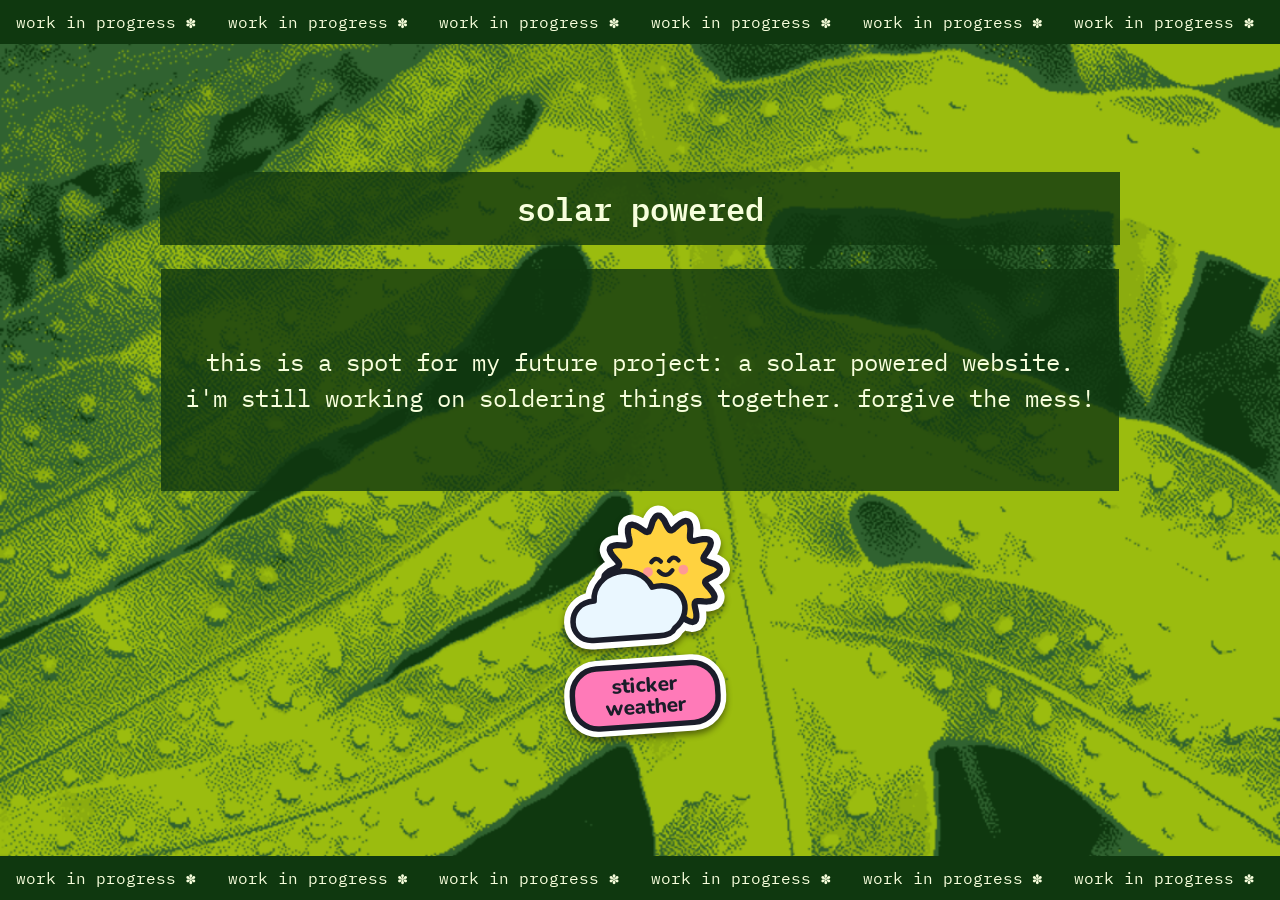
<file: drafts/landing/index.html>
<!DOCTYPE html>
<html lang="en">
<head>
<meta charset="UTF-8">
<meta name="viewport" content="width=device-width, initial-scale=1.0">
<title>kachel.solar</title>
<link rel="preconnect" href="https://fonts.googleapis.com">
<link rel="preconnect" href="https://fonts.gstatic.com" crossorigin>
<link href="https://fonts.googleapis.com/css2?family=IBM+Plex+Mono:ital,wght@0,400;0,500;0,600;0,700;1,400&display=swap" rel="stylesheet">
<link href="https://fonts.googleapis.com/css2?family=Nunito:wght@800&display=swap" rel="stylesheet">
<link rel="stylesheet" href="style.css">
</head>
<body>

  <div class="page">

    <!-- marquee: top -->
    <div class="marquee" aria-hidden="true">
      <div class="marquee-track">
        <div class="marquee-group">
          <span class="marquee-item">work in progress ✽</span><span class="marquee-item">work in progress ✽</span><span class="marquee-item">work in progress ✽</span><span class="marquee-item">work in progress ✽</span><span class="marquee-item">work in progress ✽</span><span class="marquee-item">work in progress ✽</span><span class="marquee-item">work in progress ✽</span><span class="marquee-item">work in progress ✽</span><span class="marquee-item">work in progress ✽</span><span class="marquee-item">work in progress ✽</span><span class="marquee-item">work in progress ✽</span><span class="marquee-item">work in progress ✽</span>
        </div>
        <div class="marquee-group">
          <span class="marquee-item">work in progress ✽</span><span class="marquee-item">work in progress ✽</span><span class="marquee-item">work in progress ✽</span><span class="marquee-item">work in progress ✽</span><span class="marquee-item">work in progress ✽</span><span class="marquee-item">work in progress ✽</span><span class="marquee-item">work in progress ✽</span><span class="marquee-item">work in progress ✽</span><span class="marquee-item">work in progress ✽</span><span class="marquee-item">work in progress ✽</span><span class="marquee-item">work in progress ✽</span><span class="marquee-item">work in progress ✽</span>
        </div>
      </div>
    </div>

    <div class="layout">

      <header class="section-header">
        <h1 class="header-title header-title-large">solar powered</h1>
      </header>

      <main>
        <section class="hero">
          <p class="hero-text hero-text-large">this is a spot for my future project: a solar powered website. i'm still working on soldering things together. forgive the mess!</p>
        </section>
      </main>

      <!-- the cloudy sticker from stickers.html, as a link to that page -->
      <a class="cloud-button" href="stickers.html" aria-label="sticker weather">
        <svg viewBox="0 0 88 117" aria-hidden="true" focusable="false">
          <defs>
            <path id="sticker-sun" d="M89.9,33.0L89.6,34.1L88.5,35.1L87.1,36.1L85.3,36.8L83.6,37.5L82.3,38.2L81.4,38.8L81.2,39.7L81.6,40.7L82.5,41.9L83.6,43.3L84.7,44.9L85.5,46.4L85.9,47.8L85.6,49.0L84.8,49.7L83.4,50.1L81.6,50.2L79.7,50.0L77.9,49.7L76.5,49.6L75.4,49.8L74.8,50.4L74.6,51.5L74.7,52.9L75.0,54.7L75.2,56.6L75.1,58.4L74.7,59.8L74.0,60.6L72.8,60.9L71.4,60.5L69.9,59.7L68.3,58.6L66.9,57.5L65.7,56.6L64.7,56.2L63.8,56.4L63.2,57.3L62.5,58.6L61.8,60.3L61.1,62.1L60.1,63.5L59.1,64.6L58.0,64.9L56.9,64.6L55.9,63.5L54.9,62.1L54.2,60.3L53.5,58.6L52.8,57.3L52.2,56.4L51.3,56.2L50.3,56.6L49.1,57.5L47.7,58.6L46.1,59.7L44.6,60.5L43.2,60.9L42.0,60.6L41.3,59.8L40.9,58.4L40.8,56.6L41.0,54.7L41.3,52.9L41.4,51.5L41.2,50.4L40.6,49.8L39.5,49.6L38.1,49.7L36.3,50.0L34.4,50.2L32.6,50.1L31.2,49.7L30.4,49.0L30.1,47.8L30.5,46.4L31.3,44.9L32.4,43.3L33.5,41.9L34.4,40.7L34.8,39.7L34.6,38.8L33.7,38.2L32.4,37.5L30.7,36.8L28.9,36.1L27.5,35.1L26.4,34.1L26.1,33.0L26.4,31.9L27.5,30.9L28.9,29.9L30.7,29.2L32.4,28.5L33.7,27.8L34.6,27.2L34.8,26.3L34.4,25.3L33.5,24.1L32.4,22.7L31.3,21.1L30.5,19.6L30.1,18.2L30.4,17.0L31.2,16.3L32.6,15.9L34.4,15.8L36.3,16.0L38.1,16.3L39.5,16.4L40.6,16.2L41.2,15.6L41.4,14.5L41.3,13.1L41.0,11.3L40.8,9.4L40.9,7.6L41.3,6.2L42.0,5.4L43.2,5.1L44.6,5.5L46.1,6.3L47.7,7.4L49.1,8.5L50.3,9.4L51.3,9.8L52.2,9.6L52.8,8.7L53.5,7.4L54.2,5.7L54.9,3.9L55.9,2.5L56.9,1.4L58.0,1.1L59.1,1.4L60.1,2.5L61.1,3.9L61.8,5.7L62.5,7.4L63.2,8.7L63.8,9.6L64.7,9.8L65.7,9.4L66.9,8.5L68.3,7.4L69.9,6.3L71.4,5.5L72.8,5.1L74.0,5.4L74.7,6.2L75.1,7.6L75.2,9.4L75.0,11.3L74.7,13.1L74.6,14.5L74.8,15.6L75.4,16.2L76.5,16.4L77.9,16.3L79.7,16.0L81.6,15.8L83.4,15.9L84.8,16.3L85.6,17.0L85.9,18.2L85.5,19.6L84.7,21.1L83.6,22.7L82.5,24.1L81.6,25.3L81.2,26.3L81.4,27.2L82.3,27.8L83.6,28.5L85.3,29.2L87.1,29.9L88.5,30.9L89.6,31.9Z"/>
            <path id="sticker-cloud" d="M22 68 C6 68 6 44 24 44 C24 26 52 20 60 38 C78 34 86 54 72 64 C70 68 64 68 62 68 Z"/>
          </defs>
          <!-- partly cloudy: sun behind a cloud, white die-cut edges first -->
          <use href="#sticker-sun" fill="#ffffff" stroke="#ffffff" stroke-width="11" stroke-linejoin="round"/>
          <use href="#sticker-cloud" transform="translate(-2 6) scale(.9)" fill="#ffffff" stroke="#ffffff" stroke-width="11" stroke-linejoin="round"/>
          <use href="#sticker-sun" fill="#ffd23f" stroke="#1b1d2a" stroke-width="3.4" stroke-linejoin="round"/>
          <g transform="translate(60 28) scale(.75)">
            <circle cx="-13" cy="5" r="3.6" fill="#ff8fa3" opacity=".85"/><circle cx="13" cy="5" r="3.6" fill="#ff8fa3" opacity=".85"/>
            <g fill="none" stroke="#1b1d2a" stroke-width="3.2" stroke-linecap="round"><path d="M-10 -2 q3.5 -4.5 7 0"/><path d="M3 -2 q3.5 -4.5 7 0"/><path d="M-5 5 q5 6 10 0"/></g>
          </g>
          <use href="#sticker-cloud" transform="translate(-2 6) scale(.9)" fill="#eaf7ff" stroke="#1b1d2a" stroke-width="3.4" stroke-linejoin="round"/>
          <rect x="4" y="83" width="80" height="33" rx="14" fill="#ffffff" stroke="#ffffff" stroke-width="9" stroke-linejoin="round"/>
          <rect x="4" y="83" width="80" height="33" rx="14" fill="#ff7ab8" stroke="#1b1d2a" stroke-width="3"/>
          <text class="cloud-label" x="44" y="93.5" text-anchor="middle" dominant-baseline="central" font-size="11.5" fill="#1b1d2a">sticker</text>
          <text class="cloud-label" x="44" y="105.5" text-anchor="middle" dominant-baseline="central" font-size="11.5" fill="#1b1d2a">weather</text>
        </svg>
      </a>

    </div>

    <!-- marquee: bottom -->
    <div class="marquee" aria-hidden="true">
      <div class="marquee-track">
        <div class="marquee-group">
          <span class="marquee-item">work in progress ✽</span><span class="marquee-item">work in progress ✽</span><span class="marquee-item">work in progress ✽</span><span class="marquee-item">work in progress ✽</span><span class="marquee-item">work in progress ✽</span><span class="marquee-item">work in progress ✽</span><span class="marquee-item">work in progress ✽</span><span class="marquee-item">work in progress ✽</span><span class="marquee-item">work in progress ✽</span><span class="marquee-item">work in progress ✽</span><span class="marquee-item">work in progress ✽</span><span class="marquee-item">work in progress ✽</span>
        </div>
        <div class="marquee-group">
          <span class="marquee-item">work in progress ✽</span><span class="marquee-item">work in progress ✽</span><span class="marquee-item">work in progress ✽</span><span class="marquee-item">work in progress ✽</span><span class="marquee-item">work in progress ✽</span><span class="marquee-item">work in progress ✽</span><span class="marquee-item">work in progress ✽</span><span class="marquee-item">work in progress ✽</span><span class="marquee-item">work in progress ✽</span><span class="marquee-item">work in progress ✽</span><span class="marquee-item">work in progress ✽</span><span class="marquee-item">work in progress ✽</span>
        </div>
      </div>
    </div>

  </div>

</body>
</html>
</file>
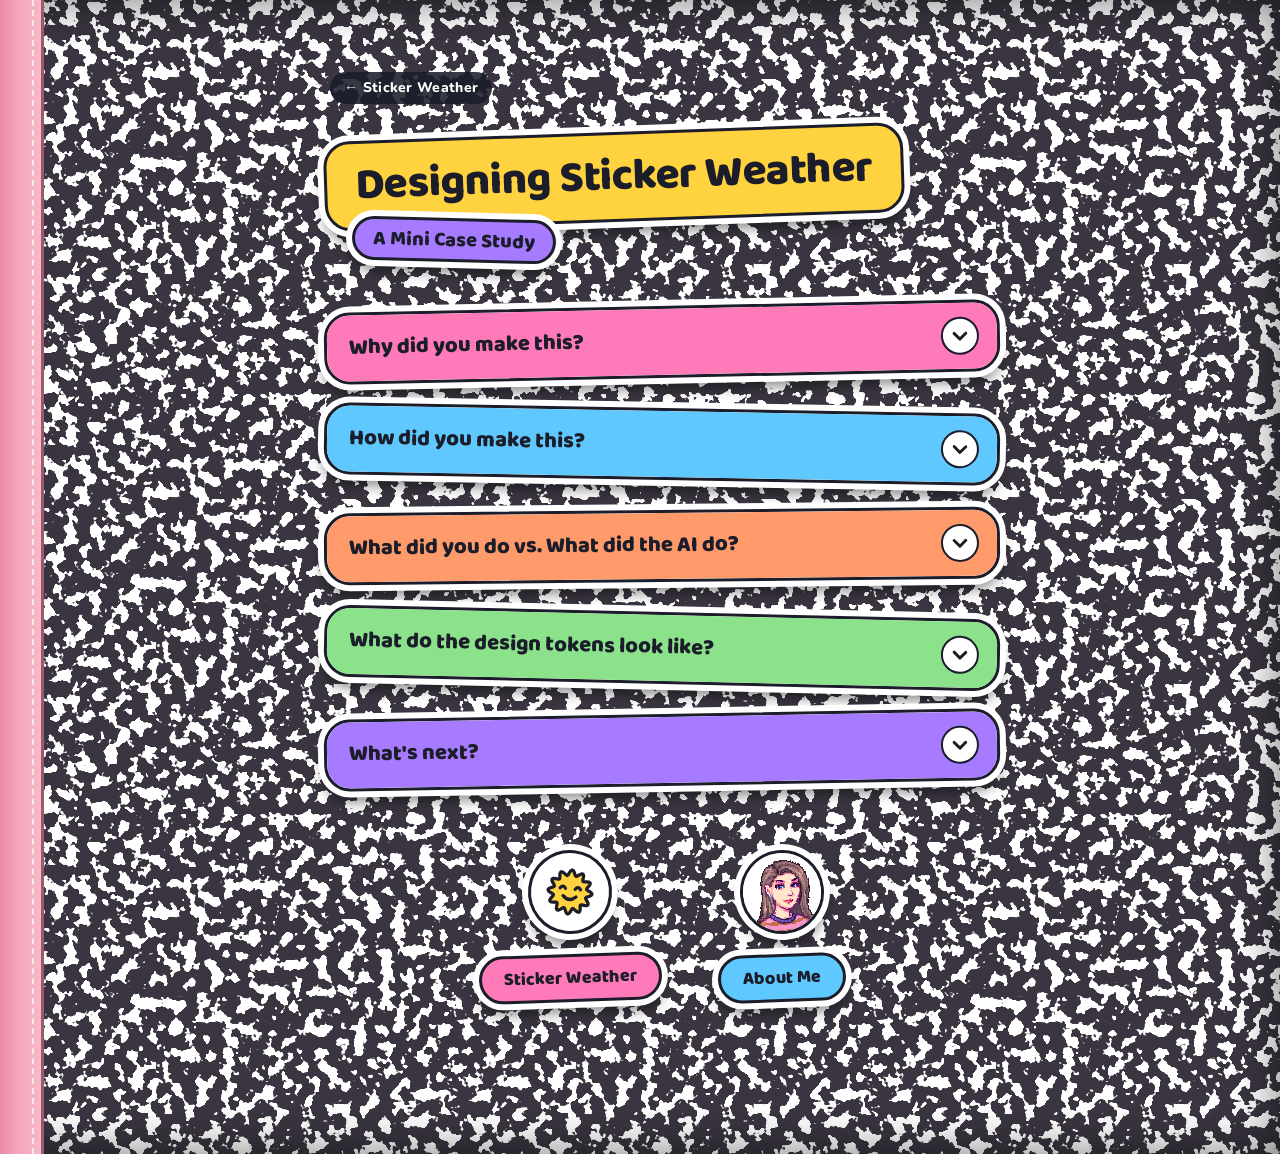
<file: web/case-study.html>
<!doctype html>
<html lang="en">
  <head>
    <meta charset="utf-8" />
    <meta
      name="viewport"
      content="width=device-width, initial-scale=1, viewport-fit=cover"
    />
    <title>Designing the Sticker Weather Website</title>
    <link
      rel="icon"
      type="image/svg+xml"
      href="favicon-light.svg"
      media="(prefers-color-scheme: light)"
    />
    <link
      rel="icon"
      type="image/svg+xml"
      href="favicon-dark.svg"
      media="(prefers-color-scheme: dark)"
    />
    <link
      href="https://fonts.googleapis.com/css2?family=Baloo+2:wght@600;700;800&family=Nunito:wght@600;800&display=swap"
      rel="stylesheet"
    />
    <style>
      :root {
        --ink: #1b1d2a;
        --cover: #3a3540;
        --spine: #f4a3b8;
        --paper: #fff;
        --cream: #fff6dc;
        --pink: #ff7ab8;
        --yellow: #ffd23f;
        --blue: #5ec8ff;
        --orange: #ff9b6a;
        --green: #8be28b;
        --purple: #a77bff;
        --spine-w: 30px;
      }
      * {
        box-sizing: border-box;
      }
      html {
        background: var(--cover);
      }
      body {
        margin: 0;
        min-height: 100vh;
        min-height: 100dvh;
        color: var(--ink);
        font-family: "Nunito", system-ui, sans-serif;
        background-color: var(--cover);
      }
      /* the notebook itself: fills the page on normal screens, becomes a book on a desk on very large ones */
      .book {
        position: relative;
        min-height: 100vh;
        min-height: 100dvh;
        background-color: var(--cover);
        /* composition-notebook marble: #3a3540 cover with a white speckle, same as the Sticker Weather page */
        background-image: url("data:image/svg+xml;utf8,<svg xmlns='http://www.w3.org/2000/svg' width='420' height='420'><filter id='n' x='0' y='0' width='100%' height='100%'><feTurbulence type='fractalNoise' baseFrequency='0.075' numOctaves='3' seed='11' stitchTiles='stitch'/><feColorMatrix type='matrix' values='0 0 0 0 1  0 0 0 0 1  0 0 0 0 1  0 0 0 -34 15.6'/></filter><rect width='420' height='420' filter='url(%23n)'/></svg>");
        background-size: 420px 420px;
        box-shadow: inset 0 0 50px rgba(0, 0, 0, 0.55);
      }
      @media (min-width: 1700px) {
        html,
        body {
          background-color: #2b2431;
        }
        body {
          padding: 28px 0;
          background-image:
            url("data:image/svg+xml;utf8,<svg xmlns='http://www.w3.org/2000/svg' width='300' height='300'><filter id='g' x='0' y='0' width='100%' height='100%'><feTurbulence type='fractalNoise' baseFrequency='.8' numOctaves='2' stitchTiles='stitch'/><feColorMatrix type='matrix' values='0 0 0 0 1  0 0 0 0 1  0 0 0 0 1  0 0 0 .16 0'/></filter><rect width='300' height='300' filter='url(%23g)'/></svg>"),
            radial-gradient(
              ellipse at center,
              rgba(255, 255, 255, 0.07),
              transparent 70%
            );
        }
        .book {
          max-width: 1500px;
          min-height: calc(100dvh - 56px);
          margin: 0 auto;
          border-radius: 28px;
          overflow: hidden;
          box-shadow:
            inset 0 0 50px rgba(0, 0, 0, 0.55),
            0 30px 70px rgba(0, 0, 0, 0.55),
            0 0 0 1px rgba(255, 255, 255, 0.07);
        }
        main {
          zoom: 1.4; /* the content grows to suit the bigger display */
        }
      }
      :focus-visible {
        outline: 3px dashed #fff;
        outline-offset: 6px;
      }

      /* the notebook's stitched spine */
      .spine {
        position: absolute;
        left: 0;
        top: 0;
        bottom: 0;
        width: var(--spine-w);
        z-index: 1;
        background: linear-gradient(90deg, #e98aa4, var(--spine) 40%, #f9b9c9);
        border-right: 3px solid rgba(0, 0, 0, 0.35);
      }
      .spine::after {
        content: "";
        position: absolute;
        top: 0;
        bottom: 0;
        right: 7px;
        border-right: 2.5px dashed rgba(255, 255, 255, 0.7);
      }

      main {
        position: relative;
        z-index: 2;
        max-width: 760px;
        margin: 0 auto;
        padding: 56px 20px 96px calc(var(--spine-w) + 20px);
      }

      /* die-cut sticker: ink outline, white border, soft drop shadow */
      .sticker {
        border: 3px solid var(--ink);
        border-radius: 26px;
        box-shadow:
          0 0 0 6px #fff,
          0 10px 14px rgba(0, 0, 0, 0.5);
      }

      /* top row: a quiet text link on the left, a round sticker button on the right */
      .topbar {
        display: flex;
        align-items: center;
        justify-content: space-between;
        margin: 0 6px 28px;
      }
      .backlink {
        color: #fff;
        font:
          800 14px/1 "Nunito",
          sans-serif;
        letter-spacing: 0.3px;
        text-decoration: none;
        padding: 9px 14px;
        border-radius: 999px;
        background: rgba(27, 29, 42, 0.88);
      }
      .backlink:hover {
        background: var(--ink);
        text-decoration: underline;
        text-underline-offset: 4px;
      }
      /* bottom middle: two round sticker buttons, each with its label underneath; one tap or click follows the link */
      .footbtns {
        display: flex;
        flex-wrap: wrap;
        justify-content: center;
        align-items: flex-start;
        gap: 36px 56px;
        margin: 64px 0 56px;
      }
      .backfoot {
        display: flex;
        flex-direction: column;
        align-items: center;
        gap: 20px;
        color: var(--ink);
        text-decoration: none;
        -webkit-tap-highlight-color: transparent;
      }
      .backsticker {
        display: grid;
        place-items: center;
        width: 84px;
        height: 84px;
        border-radius: 50%;
        background: var(--paper);
        transform: rotate(6deg);
        transition: transform 0.15s ease;
      }
      .backfoot:hover .backsticker,
      .backfoot:focus-visible .backsticker,
      .backfoot:active .backsticker {
        transform: rotate(-4deg) scale(1.06);
      }
      .backsticker img {
        display: block;
      }
      /* the pixel-art portrait fills its circle and stays crisp */
      .backsticker.portrait {
        overflow: hidden;
      }
      .backsticker.portrait img {
        width: 100%;
        height: 100%;
        object-fit: cover;
        image-rendering: pixelated;
      }
      .aboutme .backsticker {
        transform: rotate(-6deg);
      }
      .aboutme:hover .backsticker,
      .aboutme:focus-visible .backsticker,
      .aboutme:active .backsticker {
        transform: rotate(4deg) scale(1.06);
      }
      .aboutme .backlabel {
        background: var(--blue);
      }
      .backlabel {
        padding: 12px 22px;
        border-radius: 999px;
        background: var(--pink);
        white-space: nowrap;
        text-align: center;
        font:
          800 18px/1 "Baloo 2",
          sans-serif;
        transform: rotate(-2deg);
      }
      .backfoot:focus-visible {
        outline-offset: 10px;
        border-radius: 26px;
      }
      @media (max-width: 699px) {
        .footbtns {
          gap: 28px 36px;
        }
        .backfoot {
          gap: 14px;
        }
        .backlabel {
          padding: 8px 14px;
          font-size: 14px;
        }
      }

      .head {
        display: flex;
        flex-direction: column;
        align-items: flex-start;
        margin-bottom: 44px;
      }
      /* the sub header: a small pink sticker tucked under the title */
      .subtitle {
        position: relative;
        z-index: 1;
        margin: -4px 0 0 28px;
        padding: 8px 18px;
        border-radius: 999px;
        background: var(--purple);
        transform: rotate(1.5deg);
        font:
          800 clamp(15px, 3.2vw, 20px)/1.1 "Baloo 2",
          sans-serif;
      }
      .title {
        display: inline-block;
        margin: 0;
        padding: 18px 28px;
        background: var(--yellow);
        transform: rotate(-2deg);
        font:
          800 clamp(28px, 6vw, 44px)/1.1 "Baloo 2",
          sans-serif;
        letter-spacing: -0.5px;
      }

      .drawers {
        display: grid;
        gap: 30px;
      }

      details.sticker {
        background: var(--paper);
        overflow: hidden;
      }
      details.sticker:nth-child(5n + 1) {
        transform: rotate(-1.2deg);
        --tint: var(--pink);
      }
      details.sticker:nth-child(5n + 2) {
        transform: rotate(1deg);
        --tint: var(--blue);
      }
      details.sticker:nth-child(5n + 3) {
        transform: rotate(-0.6deg);
        --tint: var(--orange);
      }
      details.sticker:nth-child(5n + 4) {
        transform: rotate(1.3deg);
        --tint: var(--green);
      }
      details.sticker:nth-child(5n + 5) {
        transform: rotate(-1deg);
        --tint: var(--purple);
      }

      summary {
        display: flex;
        align-items: center;
        gap: 14px;
        min-height: 64px;
        padding: 14px 18px 14px 22px;
        cursor: pointer;
        list-style: none;
        background: var(--tint);
        font:
          800 clamp(18px, 3.4vw, 22px)/1.25 "Baloo 2",
          sans-serif;
        user-select: none;
        -webkit-user-select: none;
        -webkit-tap-highlight-color: transparent;
      }
      summary::-webkit-details-marker {
        display: none;
      }
      summary::after {
        content: "";
        flex: none;
        margin-left: auto;
        width: 34px;
        height: 34px;
        border-radius: 50%;
        background: #fff var(--chev) center / 20px no-repeat;
        border: 2.5px solid var(--ink);
        --chev: url("data:image/svg+xml;utf8,<svg xmlns='http://www.w3.org/2000/svg' viewBox='0 0 24 24' fill='none' stroke='%231b1d2a' stroke-width='3.5' stroke-linecap='round' stroke-linejoin='round'><path d='M5 9l7 7 7-7'/></svg>");
        transition: transform 0.2s ease;
      }
      details[open] > summary::after {
        transform: rotate(180deg);
      }
      summary:hover {
        filter: brightness(1.05);
      }

      .answer {
        padding: 18px 22px 22px;
        background: var(--cream);
        border-top: 3px solid var(--ink);
        font:
          600 17px/1.6 "Nunito",
          sans-serif;
      }
      .answer ol {
        margin: 0 0 1em;
        padding-left: 1.4em;
      }
      .answer li + li {
        margin-top: 0.4em;
      }
      .answer > :first-child {
        margin-top: 0;
      }
      .answer > :last-child {
        margin-bottom: 0;
      }

      /* mini design system */
      .ds {
        display: grid;
        gap: 22px;
      }
      .ds em {
        display: block;
        font:
          600 12px/1.25 "Nunito",
          sans-serif;
        font-style: normal;
        opacity: 0.8;
      }
      .ds-colors {
        list-style: none;
        margin: 0;
        padding: 0;
        display: grid;
        grid-template-columns: repeat(auto-fill, minmax(110px, 1fr));
        gap: 16px 10px;
      }
      .ds-colors li {
        display: grid;
        justify-items: center;
        gap: 4px;
        text-align: center;
        font:
          800 12px/1 "Nunito",
          sans-serif;
        letter-spacing: 0.3px;
      }
      .ds-colors i {
        margin-bottom: 4px;
      }
      .ds-colors i {
        width: 52px;
        height: 52px;
        border-radius: 16px;
        background: var(--c);
        border: 3px solid var(--ink);
        box-shadow:
          0 0 0 3px #fff,
          0 3px 4px rgba(0, 0, 0, 0.3);
      }
      .ds-row {
        display: flex;
        flex-wrap: wrap;
        gap: 28px 40px;
        align-items: center;
      }
      .ds-type {
        display: grid;
        grid-template-columns: auto 1fr;
        align-items: center;
        gap: 2px 14px;
      }
      .ds-type p {
        margin: 0;
      }
      .ds-a {
        font-size: 44px;
        line-height: 1.05;
      }
      .ds-baloo {
        font-family: "Baloo 2", sans-serif;
        font-weight: 800;
      }
      .ds-nunito {
        font-family: "Nunito", sans-serif;
        font-weight: 800;
      }
      .ds-name {
        font:
          800 13px/1.2 "Nunito",
          sans-serif;
      }
      .ds-shape {
        display: flex;
        align-items: center;
        gap: 18px;
      }
      .ds-chip {
        width: 76px;
        height: 54px;
        background: var(--yellow);
        border: 3px solid var(--ink);
        border-radius: 26px;
        box-shadow:
          0 0 0 6px #fff,
          0 6px 8px rgba(0, 0, 0, 0.35);
        margin: 6px;
      }
      .ds-shape ul {
        list-style: none;
        margin: 0;
        padding: 0;
        display: grid;
        gap: 4px;
        font:
          800 13px/1.2 "Nunito",
          sans-serif;
      }

      @media (min-width: 700px) {
        :root {
          --spine-w: 38px;
        }
        main {
          padding-top: 72px;
        }
      }
      @media (min-width: 1100px) {
        :root {
          --spine-w: 44px;
        }
      }
      @media (prefers-reduced-motion: reduce) {
        summary::after,
        .backsticker,
        .backlabel {
          transition: none;
        }
      }
    </style>
  </head>
  <body>
    <div class="book">
      <div class="spine" aria-hidden="true"></div>
      <main>
        <nav class="topbar" aria-label="Back to the app">
          <a class="backlink" href="/">&larr; Sticker Weather</a>
        </nav>
        <header class="head">
          <h1 class="title sticker">Designing Sticker Weather</h1>
          <p class="subtitle sticker">A Mini Case Study</p>
        </header>

        <div class="drawers">
          <details class="sticker">
            <summary>Why did you make this?</summary>
            <div class="answer">
              <ol>
                <li>
                  I wanted to upcycle my old tablet into a customizable
                  dashboard
                </li>
                <li>
                  Weather apps do not have the information I want to see at a
                  glance
                </li>
              </ol>
            </div>
          </details>

          <details class="sticker">
            <summary>How did you make this?</summary>
            <div class="answer">
              <p>
                I started by doing an initial exploration on weather APIs. I
                wanted to make sure they did not need any keys and had global
                information.
              </p>
              <p>
                Once I had some sample JSON, I went to design the two main
                spaces: the canvas where the stickers live and the sticker sheet
                drawer.
              </p>
              <p>
                After the layouts were done, I got to work on my favorite part
                of the project: the stickers!! I had so much fun designing the
                sun conditions with their little faces.
              </p>
              <p>
                Lastly, I used AI to code it into reality. The prototype became
                a shareable website.
              </p>
              <p>
                tl;dr: Sample JSON -> Wireframes -> Figma mockups and assets
                creation -> Claude Code
              </p>
            </div>
          </details>

          <details class="sticker">
            <summary>What did you do vs. What did the AI do?</summary>
            <div class="answer">
              <p>
                I designed the layouts, created the sticker assets, and dictated
                all of the functionality. Claude implemented the API and website
                code. After implementation, I did the QA and bug catching.
              </p>
            </div>
          </details>

          <details class="sticker">
            <summary>What do the design tokens look like?</summary>
            <div class="answer">
              <div class="ds">
                <ul class="ds-colors" aria-label="Colors">
                  <li>
                    <i style="--c: #1b1d2a"></i>#1b1d2a<em>outlines, text</em>
                  </li>
                  <li><i style="--c: #232656"></i>#232656<em>night sky</em></li>
                  <li>
                    <i style="--c: #ffd23f"></i>#ffd23f<em>sun, selected</em>
                  </li>
                  <li>
                    <i style="--c: #ff9a76"></i>#ff9a76<em>city, high temp</em>
                  </li>
                  <li>
                    <i style="--c: #ff7ab8"></i>#ff7ab8<em>clock, labels</em>
                  </li>
                  <li><i style="--c: #5ec8ff"></i>#5ec8ff<em>rain</em></li>
                  <li><i style="--c: #8fa8ff"></i>#8fa8ff<em>low temp</em></li>
                  <li><i style="--c: #b8a6ff"></i>#b8a6ff<em>sunset</em></li>
                  <li>
                    <i style="--c: #fff2c2"></i>#fff2c2<em
                      >moon, clear night</em
                    >
                  </li>
                  <li>
                    <i style="--c: #eaf7ff"></i>#eaf7ff<em>clouds, paper</em>
                  </li>
                </ul>
                <div class="ds-row">
                  <div class="ds-type" aria-label="Type">
                    <p class="ds-a ds-baloo">Aa</p>
                    <p class="ds-name">Baloo 2 · 800<em>numbers, titles</em></p>
                    <p class="ds-a ds-nunito">Aa</p>
                    <p class="ds-name">
                      Nunito · 600 / 800<em>small labels</em>
                    </p>
                  </div>
                  <div class="ds-shape" aria-label="Shape">
                    <span class="ds-chip"></span>
                    <ul>
                      <li>3px ink<em>outline</em></li>
                      <li>6px white<em>die-cut edge</em></li>
                      <li>border radius 26<em>soft corners</em></li>
                    </ul>
                  </div>
                </div>
              </div>
            </div>
          </details>

          <details class="sticker">
            <summary>What's next?</summary>
            <div class="answer">
              <p>
                My goal is to make this website an app! I would also like to add
                more stickers like wind speed or barometric pressure.
              </p>
            </div>
          </details>
        </div>

        <div class="footbtns">
          <a class="backfoot" href="/">
            <span class="backsticker sticker"
              ><img src="favicon-light.svg" alt="" width="54" height="54"
            /></span>
            <span class="backlabel sticker">Sticker Weather</span>
          </a>
          <a class="backfoot aboutme" href="https://kachel.work">
            <span class="backsticker sticker portrait"
              ><img
                id="stardew-portrait"
                src="stardew-portrait.png"
                alt="stardew valley style portrait picture of a white woman with dark blonde hair and blue eyes. she is wearing a pink and orange shirt with a purple collar."
                width="256"
                height="256"
            /></span>
            <span class="backlabel sticker">About Me</span>
          </a>
        </div>
      </main>
    </div>
  </body>
</html>
</file>
<file: drafts/landing/style.css>
/* ==========================================================================
   Design tokens — pulled 1:1 from the kachel.solar Figma file variables
   ========================================================================== */
:root {
  /* colors */
  --colors-surface-primary-solid: #0f380f;
  --colors-surface-primary-transparent-80: rgba(15, 56, 15, 0.8);
  --colors-surface-secondary: #f8ffdd;
  --colors-text-primary: #f8ffdd;
  --colors-text-secondary: #0f380f;
  --colors-charge-full: #9bbc0f;
  --colors-mid-green: #9bbc0f;
  --colors-border-primary: #f8ffdd;
  --colors-border-secondary: #0f380f;
  --colors-footer-bg: rgba(155, 188, 15, 1);
  --colors-cell-empty: rgba(248, 255, 221, 0.2);

  /* spacing */
  --spacing-sm: 12px;
  --spacing-md: 16px;
  --spacing-lg: 24px;

  /* border radius */
  --radius-mid: 4px;
  --radius-full: 99px;

  /* font size */
  --font-size-sm: 12px;
  --font-size-md: 16px;
  --font-size-lg: 20px;
  --font-size-xl: 24px;

  /* fonts (Intel One Mono is not on a public CDN — IBM Plex Mono covers both roles) */
  --font-heading: 'IBM Plex Mono', 'Courier New', monospace;
  --font-body: 'IBM Plex Mono', 'Courier New', monospace;
}

* { box-sizing: border-box; }

body {
  margin: 0;
  font-family: var(--font-body);
  background-color: var(--colors-surface-secondary);
}

/* Background lives on a fixed pseudo-element, not on body directly — a
   body background repositions relative to the document's total height, so
   it visibly jumps whenever content height changes (accordion open/close,
   resize, etc.). Pinning it to the viewport instead makes it immune to
   that, and avoids background-attachment:fixed's spotty mobile support. */
body::before {
  content: "";
  position: fixed;
  inset: 0;
  z-index: -1;
  background-image: url("assets/dithering-effect.png");
  background-position: center;
  background-size: 100%;
}

a { color: inherit; }

.layout {
  display: flex;
  flex-direction: column;
  align-items: center;
  gap: var(--spacing-lg);
  max-width: 480px;
  margin: 0 auto;
}

@media (min-width: 640px) {
  .layout { max-width: 640px; }
}

@media (min-width: 1024px) {
  .layout { max-width: 960px; }
}

/* ---------- generic section header (auto-layout: hug width, center) ---------- */
.section-header {
  display: flex;
  align-items: center;
  justify-content: center;
  width: 100%;
  padding: var(--spacing-sm) var(--spacing-md);
  background-color: var(--colors-surface-primary-transparent-80);
}

.header-title {
  flex: 1 0 0;
  margin: 0;
  font-family: var(--font-heading);
  font-weight: 600;
  font-size: var(--font-size-xl);
  line-height: normal;
  color: var(--colors-text-primary);
  text-align: center;
}

.block {
  display: flex;
  flex-direction: column;
  align-items: center;
  gap: var(--spacing-md);
  width: 100%;
}

/* ---------- hero ---------- */
.hero {
  display: flex;
  align-items: center;
  justify-content: center;
  width: 100%;
  min-height: 222px;
  padding: var(--spacing-lg);
  background-color: var(--colors-surface-primary-transparent-80);
}

.hero-text {
  flex: 1 0 0;
  max-width: 65ch;
  margin: 0;
  font-family: var(--font-heading);
  font-weight: 400;
  font-size: var(--font-size-md);
  line-height: var(--font-size-xl);
  color: var(--colors-text-primary);
  text-align: center;
}

.hero-text a {
  text-decoration: underline;
}

/* Landing page: larger page title at every size... */
.header-title-large {
  font-size: 2rem;
}

/* ...and larger body copy once there's room for it. */
@media (min-width: 1024px) {
  .hero-text-large {
    font-size: 1.5rem;
    line-height: 1.5;
  }
}

/* ---------- job history / accordions ---------- */
.jobs {
  display: flex;
  flex-direction: column;
  align-items: center;
  gap: var(--spacing-md);
  width: 100%;
  padding: 0 var(--spacing-lg);
}

.accordion {
  display: flex;
  flex-direction: column;
  align-items: center;
  width: 100%;
  padding: var(--spacing-sm) var(--spacing-lg);
  background-color: var(--colors-surface-primary-solid);
  border: 2px solid var(--colors-border-primary);
  border-radius: var(--radius-mid);
}

.accordion-title {
  display: flex;
  align-items: center;
  gap: var(--spacing-sm);
  width: 100%;
  background: none;
  border: none;
  padding: 0;
  cursor: pointer;
  text-align: left;
  font: inherit;
}

.job-info {
  display: flex;
  flex: 1 0 0;
  min-width: 0;
  flex-direction: column;
  align-items: flex-start;
  justify-content: center;
  color: var(--colors-text-primary);
}

.job-title {
  margin: 0;
  width: 100%;
  font-family: var(--font-heading);
  font-weight: 600;
  font-size: var(--font-size-lg);
}

.job-sub {
  margin: 0;
  width: 100%;
  font-family: var(--font-heading);
  font-style: italic;
  font-size: var(--font-size-sm);
}

.chevron {
  display: flex;
  align-items: center;
  justify-content: center;
  flex-shrink: 0;
  width: 24px;
  height: 24px;
  transition: transform 0.2s ease;
}

.accordion.is-open .chevron { transform: rotate(180deg); }

.accordion-body {
  display: none;
  flex-direction: column;
  align-items: flex-start;
  width: 100%;
  padding-top: var(--spacing-sm);
}

.accordion.is-open .accordion-body { display: flex; }

.accordion-body ul {
  margin: 0;
  padding-left: 18px;
  width: 100%;
  max-width: 65ch;
  color: var(--colors-text-primary);
}

.accordion-body li {
  font-family: var(--font-body);
  font-weight: 400;
  font-size: var(--font-size-sm);
  line-height: normal;
  margin-bottom: var(--spacing-sm);
}

.accordion-body li:last-child { margin-bottom: 0; }

.accordion-body .bold { font-weight: 700; }

/* ---------- buttons ---------- */
/* Shared shape/type across variants; each variant sets its own colors. */
.btn-download,
.btn-outline,
.btn-link {
  display: inline-flex;
  align-items: center;
  justify-content: center;
  min-height: 44px;
  font-family: var(--font-heading);
  font-weight: 700;
  font-size: var(--font-size-md);
  cursor: pointer;
  white-space: nowrap;
  transition: background-color 0.15s ease, color 0.15s ease, border-color 0.15s ease;
}

/* Primary — filled pill. Default: dark text on light. Hover/focus: inverted
   to light text on dark, per the original brief. Active: accent green, so
   a press reads as distinct from both rest and hover. */
.btn-download {
  padding: var(--spacing-sm) var(--spacing-lg);
  background-color: var(--colors-surface-secondary);
  color: var(--colors-text-secondary);
  border: 4px solid var(--colors-border-secondary);
  border-radius: var(--radius-full);
}

.btn-download:hover {
  background-color: var(--colors-surface-primary-solid);
  color: var(--colors-text-primary);
  border-color: var(--colors-border-primary);
}

.btn-download:active {
  background-color: var(--colors-charge-full);
  color: var(--colors-text-secondary);
  border-color: var(--colors-charge-full);
}

.btn-download:focus-visible {
  outline: 2px solid var(--colors-charge-full);
  outline-offset: 3px;
}

/* Secondary — outline. For use on the dark panels: starts transparent so it
   doesn't compete with a primary action nearby, fills to the accent green
   on hover/focus rather than inverting (a filled pill already owns that
   move), and drops to the solid dark panel color on press. */
.btn-outline {
  padding: var(--spacing-sm) var(--spacing-lg);
  background-color: transparent;
  color: var(--colors-text-primary);
  border: 2px solid var(--colors-border-primary);
  border-radius: var(--radius-full);
}

.btn-outline:hover {
  background-color: var(--colors-charge-full);
  color: var(--colors-text-secondary);
  border-color: var(--colors-charge-full);
}

.btn-outline:active {
  background-color: var(--colors-surface-primary-solid);
  color: var(--colors-text-primary);
  border-color: var(--colors-border-primary);
}

.btn-outline:focus-visible {
  outline: 2px solid var(--colors-text-primary);
  outline-offset: 3px;
}

/* Tertiary — inline text action. No fill, no border; the underline is the
   only affordance at rest, color shift is the only affordance on hover, so
   a row of these never outweighs a real button next to them. */
.btn-link {
  padding: 0 2px;
  background: none;
  border: none;
  border-radius: var(--radius-mid);
  color: var(--colors-text-primary);
  text-decoration: underline;
  text-underline-offset: 3px;
}

.btn-link:hover {
  color: var(--colors-charge-full);
}

.btn-link:active {
  color: var(--colors-surface-secondary);
}

.btn-link:focus-visible {
  outline: 2px solid var(--colors-charge-full);
  outline-offset: 2px;
}

/* ---------- skills ---------- */
.chip-group {
  display: flex;
  flex-wrap: wrap;
  align-items: center;
  justify-content: center;
  gap: var(--spacing-sm);
  width: 100%;
  padding: 0 var(--spacing-lg);
}

.chip {
  display: flex;
  align-items: center;
  justify-content: center;
  padding: var(--spacing-sm) var(--spacing-md);
  background-color: var(--colors-surface-secondary);
  color: var(--colors-text-secondary);
  border-radius: var(--radius-full);
  font-family: var(--font-heading);
  font-weight: 400;
  font-size: var(--font-size-sm);
  text-align: center;
  white-space: nowrap;
}

.flower {
  font-family: var(--font-heading);
  font-size: var(--font-size-xl);
  color: var(--colors-text-primary);
  line-height: 1;
}

/* ---------- projects ---------- */
.card-group {
  display: flex;
  flex-wrap: wrap;
  align-items: flex-start;
  justify-content: center;
  gap: var(--spacing-lg);
  width: 100%;
  padding: 0 var(--spacing-lg) var(--spacing-lg);
}

.card {
  display: flex;
  flex-direction: column;
  align-items: flex-start;
  width: 344px;
  max-width: 100%;
  background-color: var(--colors-surface-primary-transparent-80);
  border: 2px solid var(--colors-border-primary);
  border-radius: var(--radius-mid);
  overflow: hidden;
}

.card-title-container {
  display: flex;
  flex-direction: column;
  align-items: flex-start;
  width: 100%;
  padding: var(--spacing-sm) var(--spacing-lg);
  background-color: var(--colors-surface-primary-solid);
}

.card-title {
  margin: 0;
  width: 100%;
  font-family: var(--font-heading);
  font-weight: 500;
  font-size: var(--font-size-md);
  color: var(--colors-text-primary);
}

.card-subtitle {
  margin: 0;
  width: 100%;
  font-family: var(--font-heading);
  font-style: italic;
  font-size: var(--font-size-sm);
  color: var(--colors-text-primary);
}

.card-description {
  display: flex;
  flex-direction: column;
  align-items: center;
  justify-content: center;
  width: 100%;
  padding: var(--spacing-sm) var(--spacing-lg);
}

.card-description p {
  margin: 0;
  width: 100%;
  font-family: var(--font-body);
  font-weight: 400;
  font-size: var(--font-size-sm);
  line-height: var(--font-size-lg);
  color: var(--colors-text-primary);
}

.card-description a {
  text-decoration: underline;
}

/* ---------- sensor stats ---------- */
.stat-list {
  display: flex;
  flex-direction: column;
  width: 100%;
  gap: var(--spacing-sm);
}

.stat-row {
  display: flex;
  flex-direction: column;
  gap: 2px;
}

.stat-label {
  font-family: var(--font-body);
  font-size: var(--font-size-sm);
  color: var(--colors-text-primary);
  opacity: 0.85;
}

.stat-value {
  font-family: var(--font-heading);
  font-weight: 600;
  font-size: var(--font-size-md);
  color: var(--colors-text-primary);
}

.stat-footnote {
  margin: var(--spacing-sm) 0 0;
  width: 100%;
  font-family: var(--font-heading);
  font-style: italic;
  font-size: var(--font-size-sm);
  color: var(--colors-text-primary);
  opacity: 0.7;
}

.sensor-status {
  display: flex;
  align-items: center;
  justify-content: center;
  width: 100%;
  padding: var(--spacing-lg);
  background-color: var(--colors-surface-primary-transparent-80);
}

.sensor-status[hidden] {
  display: none;
}

.sensor-status p {
  margin: 0;
  max-width: 480px;
  font-family: var(--font-body);
  font-size: var(--font-size-sm);
  line-height: var(--font-size-lg);
  color: var(--colors-text-primary);
  text-align: center;
}

/* ---------- footer ---------- */
.footer {
  display: flex;
  align-items: center;
  justify-content: space-between;
  width: 100%;
  padding: var(--spacing-sm) var(--spacing-lg);
  background-color: var(--colors-footer-bg);
}

.circle-button {
  position: relative;
  width: 68px;
  height: 70px;
  flex-shrink: 0;
  text-decoration: none;
}

.circle-bg {
  position: absolute;
  inset: 0;
  width: 100%;
  height: 100%;
}

.circle-icon {
  position: absolute;
  inset: 0;
  display: flex;
  align-items: center;
  justify-content: center;
  font-family: var(--font-body);
  font-size: 32px;
  color: var(--colors-text-primary);
}

.battery {
  position: relative;
  width: 109px;
  height: 50px;
  flex-shrink: 0;
  text-decoration: none;
}

.battery-nub {
  position: absolute;
  left: 0;
  top: 15px;
  width: 9px;
  height: 20px;
  background-color: var(--colors-surface-primary-solid);
  border-radius: 4px 0 0 4px;
}

.battery-shell {
  position: absolute;
  left: 9px;
  top: 0;
  display: flex;
  align-items: center;
  justify-content: center;
  gap: 8px;
  width: 100px;
  height: 50px;
  background-color: var(--colors-surface-primary-solid);
  border-radius: 12px;
}

/* Cells default to "empty" until the live reading comes in; script.js adds
   .cell-filled based on the /api/battery percentage. */
.cell {
  width: 20px;
  height: 29px;
  background-color: var(--colors-cell-empty);
  border-radius: 2px;
  transition: background-color 0.2s ease;
}

.cell.cell-filled {
  background-color: var(--colors-charge-full);
}

/* Charging: a small bolt badge on the widget. */
.battery.is-charging::after {
  content: "⚡";
  position: absolute;
  top: -12px;
  right: -6px;
  font-size: 16px;
  line-height: 1;
}

/* Stale/unreachable: dimmed, distinct from a 404 — the data is just old. */
.battery.is-stale {
  opacity: 0.55;
}

/* ---------- responsive tweaks ---------- */
@media (max-width: 400px) {
  .card { width: 100%; }
}

/* ---------- cloud sticker button ---------- */
/* The sticker artwork keeps its own colors (white die-cut edge, pink label)
   so it reads as the same object as on stickers.html. */
.cloud-button {
  display: block;
  width: 160px;
  border-radius: 24px;
  text-decoration: none;
  filter: drop-shadow(0 4px 3px rgba(0, 0, 0, 0.45));
  transition: filter 0.15s ease, transform 0.15s ease;
  -webkit-tap-highlight-color: transparent;
}

.cloud-button svg {
  display: block;
  width: 100%;
  height: auto;
  overflow: visible;
  transform: rotate(-4deg);
}


.cloud-button .cloud-label {
  font-family: 'Nunito', var(--font-body);
  font-weight: 800;
}

.cloud-button:hover {
  transform: translateY(-3px);
  filter: drop-shadow(0 7px 5px rgba(0, 0, 0, 0.5));
}

.cloud-button:active {
  transform: translateY(0) scale(0.97);
  filter: drop-shadow(0 2px 2px rgba(0, 0, 0, 0.45));
}

.cloud-button:focus-visible {
  outline: 3px dashed var(--colors-surface-secondary);
  outline-offset: 8px;
}

/* ---------- marquee ---------- */
/* Page column so the bottom marquee sits at the bottom of the viewport even
   when the content above it is short. */
.page {
  display: flex;
  flex-direction: column;
  min-height: 100vh;
}

.page > .layout {
  flex: 1;
  width: 100%;
  align-content: center;
  justify-content: center;
}

.marquee {
  overflow: hidden;
  width: 100%;
  background-color: var(--colors-surface-primary-solid);
  color: var(--colors-text-primary);
}

/* Two identical groups; sliding the track by exactly one group's width
   (-50%) loops seamlessly. transform only, so it stays cheap to animate. */
.marquee-track {
  display: flex;
  width: max-content;
  animation: marquee-scroll 40s linear infinite;
}

.marquee-group {
  display: flex;
  flex-shrink: 0;
}

.marquee-item {
  padding: var(--spacing-sm) var(--spacing-md);
  font-family: var(--font-heading);
  font-size: var(--font-size-md);
  white-space: nowrap;
}

@keyframes marquee-scroll {
  from { transform: translateX(0); }
  to   { transform: translateX(-50%); }
}

/* ---------- reduced motion ---------- */
@media (prefers-reduced-motion: reduce) {
  .chevron,
  .cell {
    transition: none;
  }

  .cloud-button {
    transition: none;
  }

  .cloud-button:hover,
  .cloud-button:active {
    transform: none;
  }

  /* Static strip instead of a scrolling one: show a single group, centered. */
  .marquee-track {
    animation: none;
    width: 100%;
    justify-content: center;
  }

  .marquee-group:last-child {
    display: none;
  }

  .marquee-group {
    flex-shrink: 1;
    overflow: hidden;
  }
}
</file>
